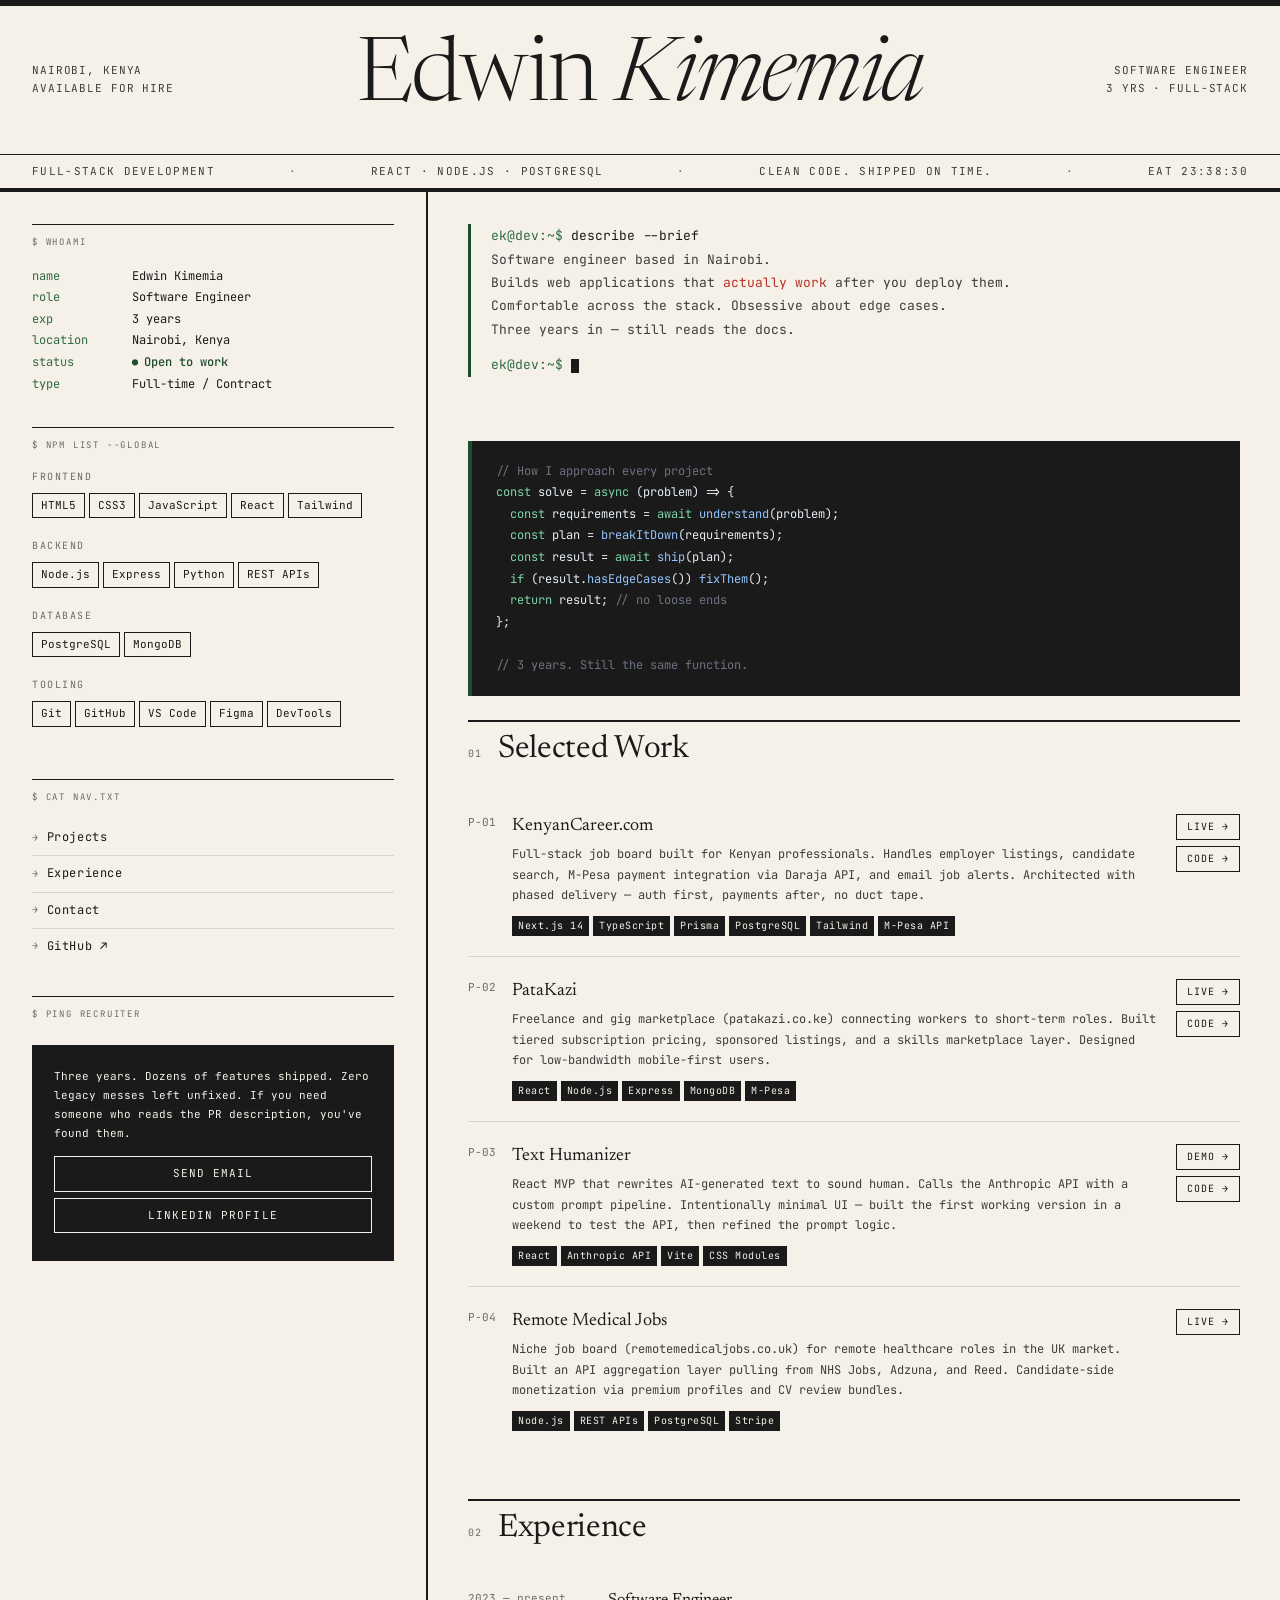
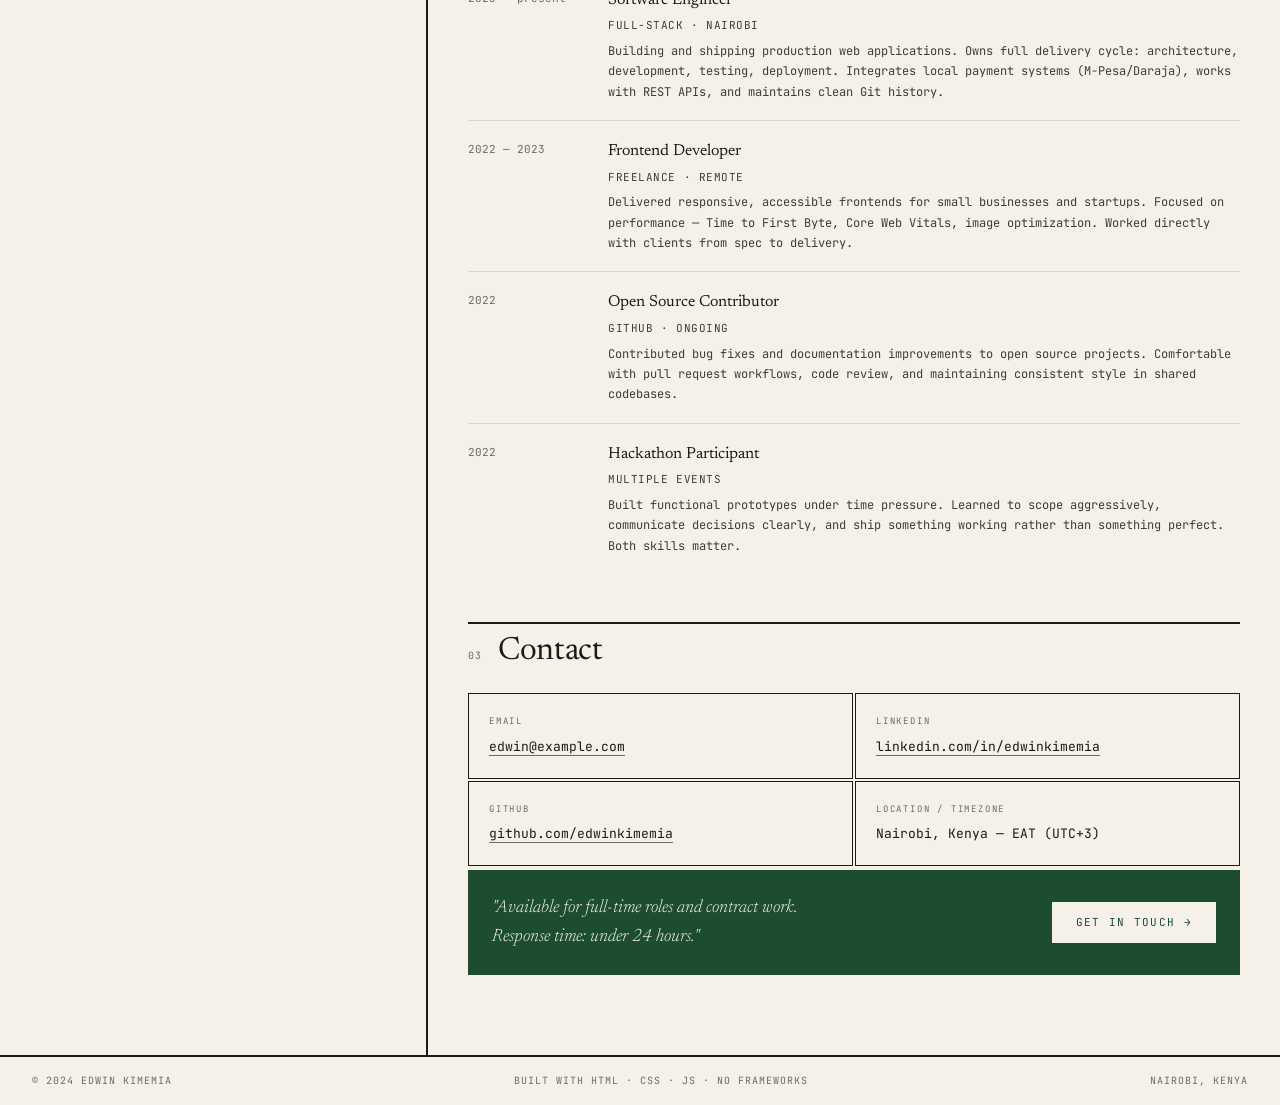
<file: index.html>
<!DOCTYPE html>
<html lang="en">
<head>
  <meta charset="UTF-8">
  <meta name="viewport" content="width=device-width, initial-scale=1.0">
  <title>Edwin Kimemia — Software Engineer</title>
  <link rel="preconnect" href="https://fonts.googleapis.com">
  <link href="https://fonts.googleapis.com/css2?family=JetBrains+Mono:wght@300;400;500;700&family=Newsreader:ital,wght@0,300;0,400;0,600;1,300;1,400&display=swap" rel="stylesheet">
  <style>
    :root {
      --bg: #F5F0E8;
      --ink: #1A1A1A;
      --ink-soft: #3D3D3D;
      --ink-muted: #6B6B6B;
      --green: #1B4D2E;
      --green-dim: #2F6B42;
      --red: #B73225;
      --rule: #1A1A1A;
      --mono: 'JetBrains Mono', 'Courier New', monospace;
      --serif: 'Newsreader', Georgia, serif;
    }

    *, *::before, *::after { box-sizing: border-box; margin: 0; padding: 0; }

    html { scroll-behavior: smooth; }

    body {
      background: var(--bg);
      color: var(--ink);
      font-family: var(--mono);
      font-size: 14px;
      line-height: 1.6;
      overflow-x: hidden;
    }

    /* ─── MASTHEAD ─────────────────────────────── */
    .masthead {
      border-bottom: 3px solid var(--ink);
      padding: 0;
      position: relative;
    }
    .masthead-rule {
      height: 6px;
      background: var(--ink);
    }
    .masthead-inner {
      display: grid;
      grid-template-columns: 1fr auto 1fr;
      align-items: center;
      padding: 12px 32px;
      border-bottom: 1px solid var(--ink);
      gap: 16px;
    }
    .masthead-left {
      font-size: 11px;
      letter-spacing: 0.08em;
      color: var(--ink-soft);
      text-transform: uppercase;
    }
    .masthead-title {
      font-family: var(--serif);
      font-size: clamp(42px, 7vw, 88px);
      font-weight: 300;
      letter-spacing: -0.02em;
      line-height: 0.95;
      text-align: center;
      padding: 20px 0;
    }
    .masthead-title span {
      font-style: italic;
      font-weight: 300;
    }
    .masthead-right {
      font-size: 11px;
      letter-spacing: 0.08em;
      color: var(--ink-soft);
      text-transform: uppercase;
      text-align: right;
    }
    .masthead-sub {
      display: flex;
      justify-content: space-between;
      align-items: center;
      padding: 8px 32px;
      font-size: 11px;
      letter-spacing: 0.12em;
      text-transform: uppercase;
      border-bottom: 1px solid var(--ink);
      gap: 8px;
      flex-wrap: wrap;
    }
    .masthead-sub-item {
      color: var(--ink-soft);
    }
    .masthead-sub-sep {
      color: var(--ink-muted);
    }

    /* ─── MAIN GRID ─────────────────────────────── */
    .page-grid {
      display: grid;
      grid-template-columns: 1fr 2px 2fr;
      min-height: 100vh;
    }
    .col-divider {
      background: var(--ink);
      width: 2px;
    }

    /* ─── LEFT COLUMN ──────────────────────────── */
    .col-left {
      border-right: none;
      padding: 32px;
      display: flex;
      flex-direction: column;
      gap: 0;
    }
    .section-label {
      font-size: 9px;
      letter-spacing: 0.2em;
      text-transform: uppercase;
      color: var(--ink-muted);
      border-top: 1px solid var(--ink);
      padding-top: 10px;
      margin-bottom: 16px;
      margin-top: 32px;
    }
    .section-label:first-child { margin-top: 0; }

    /* Status block */
    .status-block {
      font-size: 12px;
      line-height: 1.8;
    }
    .status-line {
      display: flex;
      gap: 10px;
    }
    .status-key {
      color: var(--green-dim);
      min-width: 90px;
      flex-shrink: 0;
    }
    .status-val { color: var(--ink); }
    .status-val.available {
      color: var(--green);
      font-weight: 500;
    }
    .status-val.available::before {
      content: '● ';
      font-size: 10px;
    }

    /* Skills */
    .skill-group { margin-bottom: 20px; }
    .skill-group-name {
      font-size: 10px;
      letter-spacing: 0.15em;
      text-transform: uppercase;
      color: var(--ink-muted);
      margin-bottom: 8px;
    }
    .skill-tags {
      display: flex;
      flex-wrap: wrap;
      gap: 4px;
    }
    .skill-tag {
      font-size: 11px;
      padding: 3px 8px;
      border: 1px solid var(--ink);
      background: transparent;
      color: var(--ink);
      cursor: default;
      transition: background 0.1s, color 0.1s;
    }
    .skill-tag:hover {
      background: var(--ink);
      color: var(--bg);
    }

    /* Availability */
    .cta-block {
      margin-top: 8px;
      padding: 20px;
      border: 2px solid var(--ink);
      background: var(--ink);
      color: var(--bg);
    }
    .cta-block p {
      font-size: 11px;
      line-height: 1.7;
      margin-bottom: 14px;
    }
    .cta-link {
      display: block;
      font-size: 11px;
      letter-spacing: 0.1em;
      text-transform: uppercase;
      color: var(--bg);
      text-decoration: none;
      border: 1px solid var(--bg);
      padding: 8px 14px;
      text-align: center;
      transition: background 0.15s, color 0.15s;
      margin-bottom: 6px;
    }
    .cta-link:hover {
      background: var(--bg);
      color: var(--ink);
    }

    /* Nav */
    .left-nav {
      list-style: none;
      font-size: 12px;
    }
    .left-nav li {
      border-bottom: 1px solid #D8D4CA;
      padding: 8px 0;
    }
    .left-nav li:last-child { border-bottom: none; }
    .left-nav a {
      color: var(--ink);
      text-decoration: none;
      letter-spacing: 0.05em;
      display: flex;
      align-items: center;
      gap: 8px;
    }
    .left-nav a::before {
      content: '→';
      color: var(--ink-muted);
      font-size: 10px;
    }
    .left-nav a:hover { color: var(--green); }

    /* ─── RIGHT COLUMN ─────────────────────────── */
    .col-right {
      padding: 32px 40px;
      display: flex;
      flex-direction: column;
      gap: 0;
    }

    /* Terminal intro */
    .terminal-intro {
      font-size: 13px;
      line-height: 1.8;
      margin-bottom: 40px;
      border-left: 3px solid var(--green);
      padding-left: 20px;
    }
    .t-prompt { color: var(--green-dim); }
    .t-cmd { color: var(--ink); }
    .t-output { color: var(--ink-soft); }
    .t-output em {
      font-style: normal;
      color: var(--red);
    }
    .t-cursor {
      display: inline-block;
      width: 8px;
      height: 14px;
      background: var(--ink);
      vertical-align: text-bottom;
      animation: blink 1.1s step-end infinite;
    }
    @keyframes blink { 0%,100%{opacity:1} 50%{opacity:0} }

    /* Section dividers */
    .right-section { margin-bottom: 48px; }
    .right-section-header {
      display: flex;
      align-items: baseline;
      gap: 16px;
      border-top: 2px solid var(--ink);
      padding-top: 10px;
      margin-bottom: 24px;
    }
    .right-section-num {
      font-size: 10px;
      color: var(--ink-muted);
      letter-spacing: 0.1em;
    }
    .right-section-title {
      font-family: var(--serif);
      font-size: clamp(22px, 3vw, 32px);
      font-weight: 400;
      letter-spacing: -0.01em;
      line-height: 1.1;
    }

    /* Projects */
    .project-list { display: flex; flex-direction: column; gap: 0; }
    .project-item {
      border-bottom: 1px solid #D8D4CA;
      padding: 20px 0;
      display: grid;
      grid-template-columns: auto 1fr auto;
      gap: 16px;
      align-items: start;
    }
    .project-item:last-child { border-bottom: none; }
    .project-num {
      font-size: 11px;
      color: var(--ink-muted);
      padding-top: 2px;
      min-width: 24px;
    }
    .project-body {}
    .project-name {
      font-family: var(--serif);
      font-size: 18px;
      font-weight: 400;
      margin-bottom: 4px;
      color: var(--ink);
    }
    .project-desc {
      font-size: 12px;
      color: var(--ink-soft);
      line-height: 1.7;
      margin-bottom: 10px;
    }
    .project-stack {
      display: flex;
      flex-wrap: wrap;
      gap: 4px;
    }
    .stack-tag {
      font-size: 10px;
      padding: 2px 6px;
      background: var(--ink);
      color: var(--bg);
      letter-spacing: 0.05em;
    }
    .project-links {
      display: flex;
      flex-direction: column;
      gap: 6px;
      align-items: flex-end;
      padding-top: 2px;
    }
    .project-link {
      font-size: 10px;
      letter-spacing: 0.1em;
      text-transform: uppercase;
      color: var(--ink);
      text-decoration: none;
      border: 1px solid var(--ink);
      padding: 4px 10px;
      white-space: nowrap;
      transition: background 0.1s, color 0.1s;
    }
    .project-link:hover {
      background: var(--ink);
      color: var(--bg);
    }

    /* Code snippet */
    .code-snippet {
      background: #1A1A1A;
      color: #E6EDF3;
      padding: 20px 24px;
      font-size: 12px;
      line-height: 1.8;
      margin: 24px 0;
      overflow-x: auto;
      border-left: 4px solid var(--green);
    }
    .code-snippet .c-comment { color: #6B7280; }
    .code-snippet .c-kw { color: #7DD3A8; }
    .code-snippet .c-fn { color: #93C5FD; }
    .code-snippet .c-str { color: #FCD34D; }
    .code-snippet .c-var { color: #E6EDF3; }
    .code-snippet .c-num { color: #FB923C; }

    /* Experience */
    .exp-list { display: flex; flex-direction: column; gap: 0; }
    .exp-item {
      display: grid;
      grid-template-columns: 120px 1fr;
      gap: 20px;
      padding: 18px 0;
      border-bottom: 1px solid #D8D4CA;
      align-items: start;
    }
    .exp-item:last-child { border-bottom: none; }
    .exp-date {
      font-size: 11px;
      color: var(--ink-muted);
      padding-top: 2px;
    }
    .exp-role {
      font-family: var(--serif);
      font-size: 16px;
      font-weight: 400;
      margin-bottom: 4px;
    }
    .exp-where {
      font-size: 11px;
      color: var(--ink-soft);
      letter-spacing: 0.05em;
      text-transform: uppercase;
      margin-bottom: 6px;
    }
    .exp-detail {
      font-size: 12px;
      color: var(--ink-soft);
      line-height: 1.7;
    }

    /* Contact */
    .contact-grid {
      display: grid;
      grid-template-columns: 1fr 1fr;
      gap: 2px;
    }
    .contact-cell {
      border: 1px solid var(--ink);
      padding: 20px;
    }
    .contact-cell-label {
      font-size: 9px;
      letter-spacing: 0.2em;
      text-transform: uppercase;
      color: var(--ink-muted);
      margin-bottom: 8px;
    }
    .contact-cell-val {
      font-size: 13px;
      color: var(--ink);
    }
    .contact-cell-val a {
      color: var(--ink);
      text-decoration: none;
      border-bottom: 1px solid var(--ink-muted);
    }
    .contact-cell-val a:hover { color: var(--green); border-color: var(--green); }

    .contact-cta {
      margin-top: 2px;
      grid-column: 1 / -1;
      background: var(--green);
      color: var(--bg);
      padding: 24px;
      display: flex;
      justify-content: space-between;
      align-items: center;
      gap: 16px;
      flex-wrap: wrap;
    }
    .contact-cta-text {
      font-family: var(--serif);
      font-size: 18px;
      font-style: italic;
      font-weight: 300;
    }
    .contact-cta-btn {
      font-size: 11px;
      letter-spacing: 0.12em;
      text-transform: uppercase;
      background: var(--bg);
      color: var(--green);
      border: none;
      padding: 12px 24px;
      cursor: pointer;
      font-family: var(--mono);
      text-decoration: none;
      display: inline-block;
      transition: background 0.1s, color 0.1s;
    }
    .contact-cta-btn:hover {
      background: var(--ink);
      color: var(--bg);
    }

    /* Footer */
    .site-footer {
      border-top: 2px solid var(--ink);
      padding: 16px 32px;
      display: flex;
      justify-content: space-between;
      align-items: center;
      font-size: 10px;
      letter-spacing: 0.1em;
      text-transform: uppercase;
      color: var(--ink-muted);
      flex-wrap: wrap;
      gap: 8px;
    }

    /* ─── RESPONSIVE ───────────────────────────── */
    @media (max-width: 900px) {
      .masthead-inner {
        grid-template-columns: 1fr;
        text-align: center;
        padding: 16px;
      }
      .masthead-left, .masthead-right { display: none; }
      .masthead-sub {
        padding: 8px 16px;
        font-size: 10px;
        gap: 4px;
      }
      .page-grid {
        grid-template-columns: 1fr;
      }
      .col-divider { display: none; }
      .col-left {
        padding: 24px 16px;
        border-bottom: 2px solid var(--ink);
      }
      .col-right { padding: 24px 16px; }
      .project-item {
        grid-template-columns: 1fr;
      }
      .project-links { flex-direction: row; align-items: flex-start; }
      .exp-item { grid-template-columns: 1fr; gap: 4px; }
      .contact-grid { grid-template-columns: 1fr; }
    }

    @media (max-width: 480px) {
      .masthead-title { font-size: 36px; }
      .code-snippet { font-size: 11px; }
    }

    /* ─── SMOOTH SCROLL OFFSET ─────────────────── */
    [id] { scroll-margin-top: 20px; }
  </style>
</head>
<body>

  <!-- MASTHEAD -->
  <header class="masthead" role="banner">
    <div class="masthead-rule"></div>
    <div class="masthead-inner">
      <div class="masthead-left">
        Nairobi, Kenya<br>
        Available for hire
      </div>
      <h1 class="masthead-title">
        Edwin <span>Kimemia</span>
      </h1>
      <div class="masthead-right">
        Software Engineer<br>
        3 yrs · Full-Stack
      </div>
    </div>
    <div class="masthead-sub">
      <span class="masthead-sub-item">Full-Stack Development</span>
      <span class="masthead-sub-sep">·</span>
      <span class="masthead-sub-item">React · Node.js · PostgreSQL</span>
      <span class="masthead-sub-sep">·</span>
      <span class="masthead-sub-item">Clean code. Shipped on time.</span>
      <span class="masthead-sub-sep">·</span>
      <span class="masthead-sub-item" id="live-time"></span>
    </div>
  </header>

  <!-- BODY GRID -->
  <div class="page-grid">

    <!-- LEFT SIDEBAR -->
    <aside class="col-left" aria-label="Profile sidebar">

      <p class="section-label">$ whoami</p>
      <div class="status-block">
        <div class="status-line"><span class="status-key">name</span><span class="status-val">Edwin Kimemia</span></div>
        <div class="status-line"><span class="status-key">role</span><span class="status-val">Software Engineer</span></div>
        <div class="status-line"><span class="status-key">exp</span><span class="status-val">3 years</span></div>
        <div class="status-line"><span class="status-key">location</span><span class="status-val">Nairobi, Kenya</span></div>
        <div class="status-line"><span class="status-key">status</span><span class="status-val available">Open to work</span></div>
        <div class="status-line"><span class="status-key">type</span><span class="status-val">Full-time / Contract</span></div>
      </div>

      <p class="section-label">$ npm list --global</p>
      <div class="skill-group">
        <p class="skill-group-name">Frontend</p>
        <div class="skill-tags">
          <span class="skill-tag">HTML5</span>
          <span class="skill-tag">CSS3</span>
          <span class="skill-tag">JavaScript</span>
          <span class="skill-tag">React</span>
          <span class="skill-tag">Tailwind</span>
        </div>
      </div>
      <div class="skill-group">
        <p class="skill-group-name">Backend</p>
        <div class="skill-tags">
          <span class="skill-tag">Node.js</span>
          <span class="skill-tag">Express</span>
          <span class="skill-tag">Python</span>
          <span class="skill-tag">REST APIs</span>
        </div>
      </div>
      <div class="skill-group">
        <p class="skill-group-name">Database</p>
        <div class="skill-tags">
          <span class="skill-tag">PostgreSQL</span>
          <span class="skill-tag">MongoDB</span>
        </div>
      </div>
      <div class="skill-group">
        <p class="skill-group-name">Tooling</p>
        <div class="skill-tags">
          <span class="skill-tag">Git</span>
          <span class="skill-tag">GitHub</span>
          <span class="skill-tag">VS Code</span>
          <span class="skill-tag">Figma</span>
          <span class="skill-tag">DevTools</span>
        </div>
      </div>

      <p class="section-label">$ cat nav.txt</p>
      <nav aria-label="Page navigation">
        <ul class="left-nav">
          <li><a href="#work">Projects</a></li>
          <li><a href="#experience">Experience</a></li>
          <li><a href="#contact">Contact</a></li>
          <li><a href="https://github.com" target="_blank" rel="noopener">GitHub ↗</a></li>
        </ul>
      </nav>

      <p class="section-label">$ ping recruiter</p>
      <div class="cta-block">
        <p>Three years. Dozens of features shipped. Zero legacy messes left unfixed. If you need someone who reads the PR description, you've found them.</p>
        <a href="mailto:edwin@example.com" class="cta-link">Send email</a>
        <a href="https://linkedin.com" class="cta-link" target="_blank" rel="noopener">LinkedIn profile</a>
      </div>

    </aside>

    <div class="col-divider" aria-hidden="true"></div>

    <!-- MAIN CONTENT -->
    <main class="col-right">

      <!-- Terminal intro -->
      <div class="terminal-intro" aria-label="Introduction">
        <div><span class="t-prompt">ek@dev:~$</span> <span class="t-cmd">describe --brief</span></div>
        <div class="t-output">
          Software engineer based in Nairobi.<br>
          Builds web applications that <em>actually work</em> after you deploy them.<br>
          Comfortable across the stack. Obsessive about edge cases.<br>
          Three years in — still reads the docs.
        </div>
        <div style="margin-top:12px">
          <span class="t-prompt">ek@dev:~$</span>
          <span class="t-cursor" aria-hidden="true"></span>
        </div>
      </div>

      <!-- Code snippet -->
      <div class="code-snippet" aria-label="Code sample">
        <span class="c-comment">// How I approach every project</span><br>
        <span class="c-kw">const</span> <span class="c-var">solve</span> = <span class="c-kw">async</span> (<span class="c-var">problem</span>) =&gt; {<br>
        &nbsp;&nbsp;<span class="c-kw">const</span> <span class="c-var">requirements</span> = <span class="c-kw">await</span> <span class="c-fn">understand</span>(<span class="c-var">problem</span>);<br>
        &nbsp;&nbsp;<span class="c-kw">const</span> <span class="c-var">plan</span> = <span class="c-fn">breakItDown</span>(<span class="c-var">requirements</span>);<br>
        &nbsp;&nbsp;<span class="c-kw">const</span> <span class="c-var">result</span> = <span class="c-kw">await</span> <span class="c-fn">ship</span>(<span class="c-var">plan</span>);<br>
        &nbsp;&nbsp;<span class="c-kw">if</span> (<span class="c-var">result</span>.<span class="c-fn">hasEdgeCases</span>()) <span class="c-fn">fixThem</span>();<br>
        &nbsp;&nbsp;<span class="c-kw">return</span> <span class="c-var">result</span>; <span class="c-comment">// no loose ends</span><br>
        };<br>
        <br>
        <span class="c-comment">// 3 years. Still the same function.</span>
      </div>

      <!-- PROJECTS -->
      <section class="right-section" id="work" aria-labelledby="projects-heading">
        <div class="right-section-header">
          <span class="right-section-num">01</span>
          <h2 class="right-section-title" id="projects-heading">Selected Work</h2>
        </div>
        <div class="project-list">

          <article class="project-item">
            <span class="project-num">P-01</span>
            <div class="project-body">
              <h3 class="project-name">KenyanCareer.com</h3>
              <p class="project-desc">
                Full-stack job board built for Kenyan professionals. Handles employer listings, candidate search, M-Pesa payment integration via Daraja API, and email job alerts. Architected with phased delivery — auth first, payments after, no duct tape.
              </p>
              <div class="project-stack">
                <span class="stack-tag">Next.js 14</span>
                <span class="stack-tag">TypeScript</span>
                <span class="stack-tag">Prisma</span>
                <span class="stack-tag">PostgreSQL</span>
                <span class="stack-tag">Tailwind</span>
                <span class="stack-tag">M-Pesa API</span>
              </div>
            </div>
            <div class="project-links">
              <a href="#" class="project-link">Live →</a>
              <a href="#" class="project-link">Code →</a>
            </div>
          </article>

          <article class="project-item">
            <span class="project-num">P-02</span>
            <div class="project-body">
              <h3 class="project-name">PataKazi</h3>
              <p class="project-desc">
                Freelance and gig marketplace (patakazi.co.ke) connecting workers to short-term roles. Built tiered subscription pricing, sponsored listings, and a skills marketplace layer. Designed for low-bandwidth mobile-first users.
              </p>
              <div class="project-stack">
                <span class="stack-tag">React</span>
                <span class="stack-tag">Node.js</span>
                <span class="stack-tag">Express</span>
                <span class="stack-tag">MongoDB</span>
                <span class="stack-tag">M-Pesa</span>
              </div>
            </div>
            <div class="project-links">
              <a href="#" class="project-link">Live →</a>
              <a href="#" class="project-link">Code →</a>
            </div>
          </article>

          <article class="project-item">
            <span class="project-num">P-03</span>
            <div class="project-body">
              <h3 class="project-name">Text Humanizer</h3>
              <p class="project-desc">
                React MVP that rewrites AI-generated text to sound human. Calls the Anthropic API with a custom prompt pipeline. Intentionally minimal UI — built the first working version in a weekend to test the API, then refined the prompt logic.
              </p>
              <div class="project-stack">
                <span class="stack-tag">React</span>
                <span class="stack-tag">Anthropic API</span>
                <span class="stack-tag">Vite</span>
                <span class="stack-tag">CSS Modules</span>
              </div>
            </div>
            <div class="project-links">
              <a href="#" class="project-link">Demo →</a>
              <a href="#" class="project-link">Code →</a>
            </div>
          </article>

          <article class="project-item">
            <span class="project-num">P-04</span>
            <div class="project-body">
              <h3 class="project-name">Remote Medical Jobs</h3>
              <p class="project-desc">
                Niche job board (remotemedicaljobs.co.uk) for remote healthcare roles in the UK market. Built an API aggregation layer pulling from NHS Jobs, Adzuna, and Reed. Candidate-side monetization via premium profiles and CV review bundles.
              </p>
              <div class="project-stack">
                <span class="stack-tag">Node.js</span>
                <span class="stack-tag">REST APIs</span>
                <span class="stack-tag">PostgreSQL</span>
                <span class="stack-tag">Stripe</span>
              </div>
            </div>
            <div class="project-links">
              <a href="#" class="project-link">Live →</a>
            </div>
          </article>

        </div>
      </section>

      <!-- EXPERIENCE -->
      <section class="right-section" id="experience" aria-labelledby="exp-heading">
        <div class="right-section-header">
          <span class="right-section-num">02</span>
          <h2 class="right-section-title" id="exp-heading">Experience</h2>
        </div>
        <div class="exp-list">

          <div class="exp-item">
            <div class="exp-date">2023 — present</div>
            <div>
              <div class="exp-role">Software Engineer</div>
              <div class="exp-where">Full-Stack · Nairobi</div>
              <div class="exp-detail">
                Building and shipping production web applications. Owns full delivery cycle: architecture, development, testing, deployment. Integrates local payment systems (M-Pesa/Daraja), works with REST APIs, and maintains clean Git history.
              </div>
            </div>
          </div>

          <div class="exp-item">
            <div class="exp-date">2022 — 2023</div>
            <div>
              <div class="exp-role">Frontend Developer</div>
              <div class="exp-where">Freelance · Remote</div>
              <div class="exp-detail">
                Delivered responsive, accessible frontends for small businesses and startups. Focused on performance — Time to First Byte, Core Web Vitals, image optimization. Worked directly with clients from spec to delivery.
              </div>
            </div>
          </div>

          <div class="exp-item">
            <div class="exp-date">2022</div>
            <div>
              <div class="exp-role">Open Source Contributor</div>
              <div class="exp-where">GitHub · Ongoing</div>
              <div class="exp-detail">
                Contributed bug fixes and documentation improvements to open source projects. Comfortable with pull request workflows, code review, and maintaining consistent style in shared codebases.
              </div>
            </div>
          </div>

          <div class="exp-item">
            <div class="exp-date">2022</div>
            <div>
              <div class="exp-role">Hackathon Participant</div>
              <div class="exp-where">Multiple events</div>
              <div class="exp-detail">
                Built functional prototypes under time pressure. Learned to scope aggressively, communicate decisions clearly, and ship something working rather than something perfect. Both skills matter.
              </div>
            </div>
          </div>

        </div>
      </section>

      <!-- CONTACT -->
      <section class="right-section" id="contact" aria-labelledby="contact-heading">
        <div class="right-section-header">
          <span class="right-section-num">03</span>
          <h2 class="right-section-title" id="contact-heading">Contact</h2>
        </div>
        <div class="contact-grid">
          <div class="contact-cell">
            <div class="contact-cell-label">Email</div>
            <div class="contact-cell-val"><a href="mailto:edwin@example.com">edwin@example.com</a></div>
          </div>
          <div class="contact-cell">
            <div class="contact-cell-label">LinkedIn</div>
            <div class="contact-cell-val"><a href="https://linkedin.com/in/edwinkimemia" target="_blank" rel="noopener">linkedin.com/in/edwinkimemia</a></div>
          </div>
          <div class="contact-cell">
            <div class="contact-cell-label">GitHub</div>
            <div class="contact-cell-val"><a href="https://github.com/edwinkimemia" target="_blank" rel="noopener">github.com/edwinkimemia</a></div>
          </div>
          <div class="contact-cell">
            <div class="contact-cell-label">Location / Timezone</div>
            <div class="contact-cell-val">Nairobi, Kenya — EAT (UTC+3)</div>
          </div>
          <div class="contact-cta">
            <span class="contact-cta-text">
              "Available for full-time roles and contract work.<br>Response time: under 24 hours."
            </span>
            <a href="mailto:edwin@example.com" class="contact-cta-btn">Get in touch →</a>
          </div>
        </div>
      </section>

    </main>
  </div>

  <!-- FOOTER -->
  <footer class="site-footer">
    <span>© 2024 Edwin Kimemia</span>
    <span>Built with HTML · CSS · JS · No frameworks</span>
    <span>Nairobi, Kenya</span>
  </footer>

  <script>
    // Live time in header
    function updateTime() {
      const el = document.getElementById('live-time');
      if (!el) return;
      const now = new Date();
      const opts = { hour: '2-digit', minute: '2-digit', second: '2-digit',
                     timeZone: 'Africa/Nairobi', hour12: false };
      el.textContent = 'EAT ' + now.toLocaleTimeString('en-KE', opts);
    }
    updateTime();
    setInterval(updateTime, 1000);

    // Typing effect on terminal intro
    document.addEventListener('DOMContentLoaded', () => {
      const lines = document.querySelectorAll('.terminal-intro .t-output');
      lines.forEach((line, i) => {
        line.style.opacity = '0';
        line.style.transform = 'translateY(4px)';
        line.style.transition = `opacity 0.4s ease ${0.3 + i * 0.15}s, transform 0.4s ease ${0.3 + i * 0.15}s`;
        setTimeout(() => {
          line.style.opacity = '1';
          line.style.transform = 'translateY(0)';
        }, 50);
      });

      // Subtle entrance for project items
      const items = document.querySelectorAll('.project-item, .exp-item');
      const observer = new IntersectionObserver((entries) => {
        entries.forEach(e => {
          if (e.isIntersecting) {
            e.target.style.opacity = '1';
            e.target.style.transform = 'translateY(0)';
            observer.unobserve(e.target);
          }
        });
      }, { threshold: 0.1 });

      items.forEach(item => {
        item.style.opacity = '0';
        item.style.transform = 'translateY(8px)';
        item.style.transition = 'opacity 0.4s ease, transform 0.4s ease';
        observer.observe(item);
      });
    });
  </script>
</body>
</html>
</file>
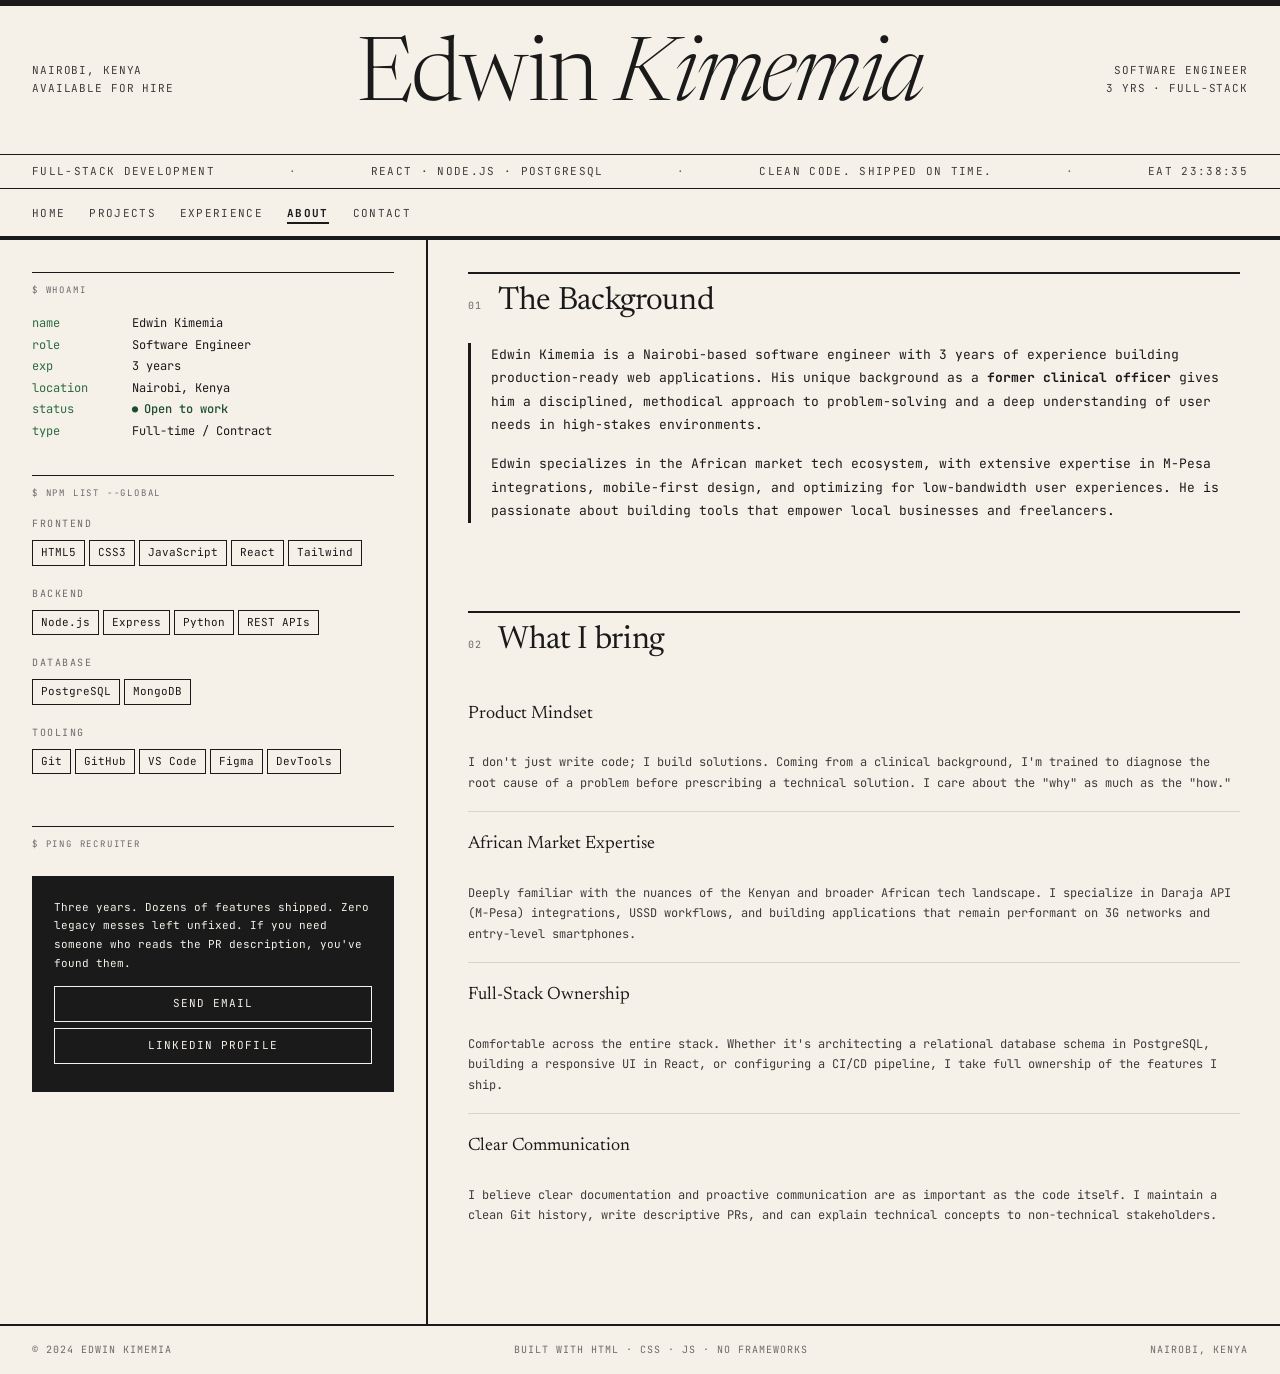
<file: about.html>
<!DOCTYPE html>
<html lang="en">
<head>
  <meta charset="UTF-8">
  <meta name="viewport" content="width=device-width, initial-scale=1.0">
  <title>About — Edwin Kimemia</title>
  <link rel="preconnect" href="https://fonts.googleapis.com">
  <link href="https://fonts.googleapis.com/css2?family=JetBrains+Mono:wght@300;400;500;700&family=Newsreader:ital,wght@0,300;0,400;0,600;1,300;1,400&display=swap" rel="stylesheet">
  <link rel="stylesheet" href="css/style.css">
</head>
<body>

  <!-- MASTHEAD -->
  <header class="masthead" role="banner">
    <div class="masthead-rule"></div>
    <div class="masthead-inner">
      <div class="masthead-left">
        Nairobi, Kenya<br>
        Available for hire
      </div>
      <h1 class="masthead-title">
        Edwin <span>Kimemia</span>
      </h1>
      <div class="masthead-right">
        Software Engineer<br>
        3 yrs · Full-Stack
      </div>
    </div>
    <div class="masthead-sub">
      <span class="masthead-sub-item">Full-Stack Development</span>
      <span class="masthead-sub-sep">·</span>
      <span class="masthead-sub-item">React · Node.js · PostgreSQL</span>
      <span class="masthead-sub-sep">·</span>
      <span class="masthead-sub-item">Clean code. Shipped on time.</span>
      <span class="masthead-sub-sep">·</span>
      <span class="masthead-sub-item" id="live-time"></span>
    </div>
    <nav class="masthead-nav" aria-label="Main navigation">
      <ul class="nav-list">
        <li><a href="index.html">Home</a></li>
        <li><a href="projects.html">Projects</a></li>
        <li><a href="experience.html">Experience</a></li>
        <li><a href="about.html" class="active">About</a></li>
        <li><a href="contact.html">Contact</a></li>
      </ul>
    </nav>
  </header>

  <!-- BODY GRID -->
  <div class="page-grid">

    <!-- LEFT SIDEBAR -->
    <aside class="col-left" aria-label="Profile sidebar">

      <p class="section-label">$ whoami</p>
      <div class="status-block">
        <div class="status-line"><span class="status-key">name</span><span class="status-val">Edwin Kimemia</span></div>
        <div class="status-line"><span class="status-key">role</span><span class="status-val">Software Engineer</span></div>
        <div class="status-line"><span class="status-key">exp</span><span class="status-val">3 years</span></div>
        <div class="status-line"><span class="status-key">location</span><span class="status-val">Nairobi, Kenya</span></div>
        <div class="status-line"><span class="status-key">status</span><span class="status-val available">Open to work</span></div>
        <div class="status-line"><span class="status-key">type</span><span class="status-val">Full-time / Contract</span></div>
      </div>

      <p class="section-label">$ npm list --global</p>
      <div class="skill-group">
        <p class="skill-group-name">Frontend</p>
        <div class="skill-tags">
          <span class="skill-tag">HTML5</span>
          <span class="skill-tag">CSS3</span>
          <span class="skill-tag">JavaScript</span>
          <span class="skill-tag">React</span>
          <span class="skill-tag">Tailwind</span>
        </div>
      </div>
      <div class="skill-group">
        <p class="skill-group-name">Backend</p>
        <div class="skill-tags">
          <span class="skill-tag">Node.js</span>
          <span class="skill-tag">Express</span>
          <span class="skill-tag">Python</span>
          <span class="skill-tag">REST APIs</span>
        </div>
      </div>
      <div class="skill-group">
        <p class="skill-group-name">Database</p>
        <div class="skill-tags">
          <span class="skill-tag">PostgreSQL</span>
          <span class="skill-tag">MongoDB</span>
        </div>
      </div>
      <div class="skill-group">
        <p class="skill-group-name">Tooling</p>
        <div class="skill-tags">
          <span class="skill-tag">Git</span>
          <span class="skill-tag">GitHub</span>
          <span class="skill-tag">VS Code</span>
          <span class="skill-tag">Figma</span>
          <span class="skill-tag">DevTools</span>
        </div>
      </div>

      <p class="section-label">$ ping recruiter</p>
      <div class="cta-block">
        <p>Three years. Dozens of features shipped. Zero legacy messes left unfixed. If you need someone who reads the PR description, you've found them.</p>
        <a href="mailto:edwinkimemia05@gmail.com" class="cta-link">Send email</a>
        <a href="https://linkedin.com/in/edwinkimemia" class="cta-link" target="_blank" rel="noopener">LinkedIn profile</a>
      </div>

    </aside>

    <div class="col-divider" aria-hidden="true"></div>

    <!-- MAIN CONTENT -->
    <main class="col-right">

      <section class="right-section">
        <div class="right-section-header">
          <span class="right-section-num">01</span>
          <h2 class="right-section-title">The Background</h2>
        </div>
        <div class="terminal-intro" style="border-left: 3px solid var(--ink);">
          <p style="margin-bottom: 16px;">
            Edwin Kimemia is a Nairobi-based software engineer with 3 years of experience building production-ready web applications. His unique background as a <strong>former clinical officer</strong> gives him a disciplined, methodical approach to problem-solving and a deep understanding of user needs in high-stakes environments.
          </p>
          <p>
            Edwin specializes in the African market tech ecosystem, with extensive expertise in M-Pesa integrations, mobile-first design, and optimizing for low-bandwidth user experiences. He is passionate about building tools that empower local businesses and freelancers.
          </p>
        </div>
      </section>

      <section class="right-section">
        <div class="right-section-header">
          <span class="right-section-num">02</span>
          <h2 class="right-section-title">What I bring</h2>
        </div>
        <div class="exp-list">
          <div class="exp-item" style="grid-template-columns: 1fr;">
            <div class="exp-role" style="font-size: 18px;">Product Mindset</div>
            <div class="exp-detail">
              I don't just write code; I build solutions. Coming from a clinical background, I'm trained to diagnose the root cause of a problem before prescribing a technical solution. I care about the "why" as much as the "how."
            </div>
          </div>
          <div class="exp-item" style="grid-template-columns: 1fr;">
            <div class="exp-role" style="font-size: 18px;">African Market Expertise</div>
            <div class="exp-detail">
              Deeply familiar with the nuances of the Kenyan and broader African tech landscape. I specialize in Daraja API (M-Pesa) integrations, USSD workflows, and building applications that remain performant on 3G networks and entry-level smartphones.
            </div>
          </div>
          <div class="exp-item" style="grid-template-columns: 1fr;">
            <div class="exp-role" style="font-size: 18px;">Full-Stack Ownership</div>
            <div class="exp-detail">
              Comfortable across the entire stack. Whether it's architecting a relational database schema in PostgreSQL, building a responsive UI in React, or configuring a CI/CD pipeline, I take full ownership of the features I ship.
            </div>
          </div>
          <div class="exp-item" style="grid-template-columns: 1fr;">
            <div class="exp-role" style="font-size: 18px;">Clear Communication</div>
            <div class="exp-detail">
              I believe clear documentation and proactive communication are as important as the code itself. I maintain a clean Git history, write descriptive PRs, and can explain technical concepts to non-technical stakeholders.
            </div>
          </div>
        </div>
      </section>

    </main>
  </div>

  <!-- FOOTER -->
  <footer class="site-footer">
    <span>© 2024 Edwin Kimemia</span>
    <span>Built with HTML · CSS · JS · No frameworks</span>
    <span>Nairobi, Kenya</span>
  </footer>

  <script src="js/main.js" defer></script>
</body>
</html>
</file>
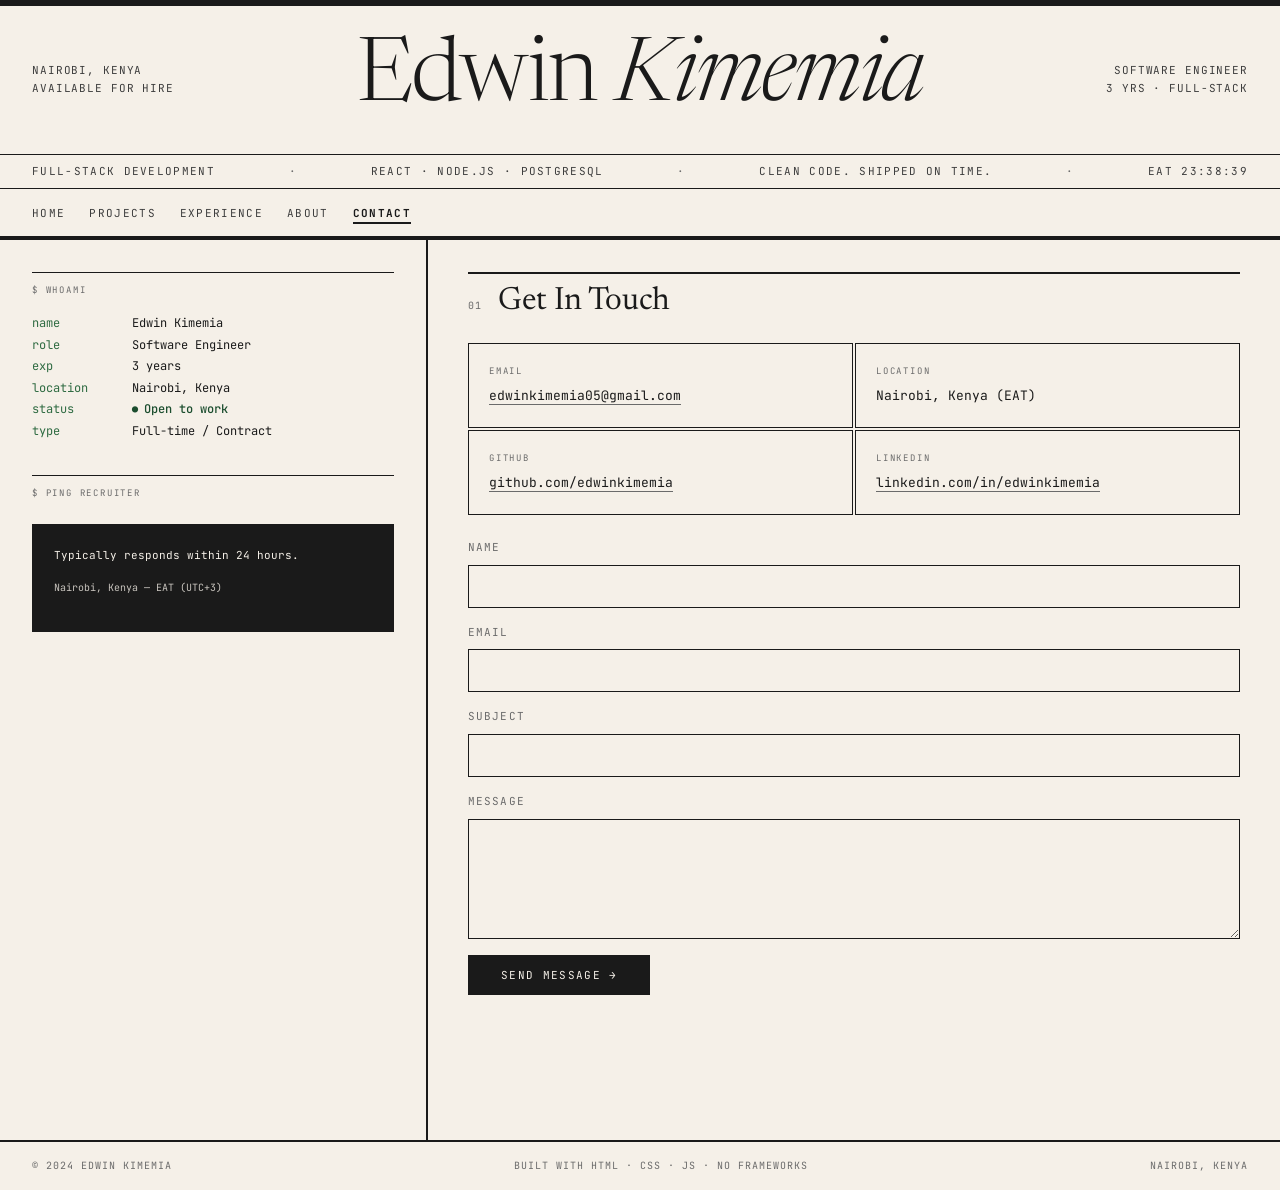
<file: contact.html>
<!DOCTYPE html>
<html lang="en">
<head>
  <meta charset="UTF-8">
  <meta name="viewport" content="width=device-width, initial-scale=1.0">
  <title>Contact — Edwin Kimemia</title>
  <link rel="preconnect" href="https://fonts.googleapis.com">
  <link href="https://fonts.googleapis.com/css2?family=JetBrains+Mono:wght@300;400;500;700&family=Newsreader:ital,wght@0,300;0,400;0,600;1,300;1,400&display=swap" rel="stylesheet">
  <link rel="stylesheet" href="css/style.css">
  <style>
    .contact-form {
      display: flex;
      flex-direction: column;
      gap: 16px;
      margin-top: 24px;
    }
    .form-group {
      display: flex;
      flex-direction: column;
      gap: 8px;
    }
    .form-group label {
      font-size: 11px;
      text-transform: uppercase;
      letter-spacing: 0.1em;
      color: var(--ink-muted);
    }
    .form-group input, .form-group textarea {
      background: transparent;
      border: 1px solid var(--ink);
      padding: 12px;
      font-family: var(--mono);
      font-size: 13px;
      color: var(--ink);
    }
    .form-group textarea {
      resize: vertical;
      min-height: 120px;
    }
    .submit-btn {
      align-self: flex-start;
      background: var(--ink);
      color: var(--bg);
      border: 1px solid var(--ink);
      padding: 12px 32px;
      font-family: var(--mono);
      font-size: 11px;
      text-transform: uppercase;
      letter-spacing: 0.12em;
      cursor: pointer;
      transition: background 0.1s, color 0.1s;
    }
    .submit-btn:hover {
      background: var(--bg);
      color: var(--ink);
    }
  </style>
</head>
<body>

  <!-- MASTHEAD -->
  <header class="masthead" role="banner">
    <div class="masthead-rule"></div>
    <div class="masthead-inner">
      <div class="masthead-left">
        Nairobi, Kenya<br>
        Available for hire
      </div>
      <h1 class="masthead-title">
        Edwin <span>Kimemia</span>
      </h1>
      <div class="masthead-right">
        Software Engineer<br>
        3 yrs · Full-Stack
      </div>
    </div>
    <div class="masthead-sub">
      <span class="masthead-sub-item">Full-Stack Development</span>
      <span class="masthead-sub-sep">·</span>
      <span class="masthead-sub-item">React · Node.js · PostgreSQL</span>
      <span class="masthead-sub-sep">·</span>
      <span class="masthead-sub-item">Clean code. Shipped on time.</span>
      <span class="masthead-sub-sep">·</span>
      <span class="masthead-sub-item" id="live-time"></span>
    </div>
    <nav class="masthead-nav" aria-label="Main navigation">
      <ul class="nav-list">
        <li><a href="index.html">Home</a></li>
        <li><a href="projects.html">Projects</a></li>
        <li><a href="experience.html">Experience</a></li>
        <li><a href="about.html">About</a></li>
        <li><a href="contact.html" class="active">Contact</a></li>
      </ul>
    </nav>
  </header>

  <!-- BODY GRID -->
  <div class="page-grid">

    <!-- LEFT SIDEBAR -->
    <aside class="col-left" aria-label="Profile sidebar">

      <p class="section-label">$ whoami</p>
      <div class="status-block">
        <div class="status-line"><span class="status-key">name</span><span class="status-val">Edwin Kimemia</span></div>
        <div class="status-line"><span class="status-key">role</span><span class="status-val">Software Engineer</span></div>
        <div class="status-line"><span class="status-key">exp</span><span class="status-val">3 years</span></div>
        <div class="status-line"><span class="status-key">location</span><span class="status-val">Nairobi, Kenya</span></div>
        <div class="status-line"><span class="status-key">status</span><span class="status-val available">Open to work</span></div>
        <div class="status-line"><span class="status-key">type</span><span class="status-val">Full-time / Contract</span></div>
      </div>

      <p class="section-label">$ ping recruiter</p>
      <div class="cta-block">
        <p>Typically responds within 24 hours.</p>
        <p style="font-size: 10px; opacity: 0.8;">Nairobi, Kenya — EAT (UTC+3)</p>
      </div>

    </aside>

    <div class="col-divider" aria-hidden="true"></div>

    <!-- MAIN CONTENT -->
    <main class="col-right">

      <section class="right-section">
        <div class="right-section-header">
          <span class="right-section-num">01</span>
          <h2 class="right-section-title">Get In Touch</h2>
        </div>

        <div class="contact-grid">
          <div class="contact-cell">
            <div class="contact-cell-label">Email</div>
            <div class="contact-cell-val"><a href="mailto:edwinkimemia05@gmail.com">edwinkimemia05@gmail.com</a></div>
          </div>
          <div class="contact-cell">
            <div class="contact-cell-label">Location</div>
            <div class="contact-cell-val">Nairobi, Kenya (EAT)</div>
          </div>
          <div class="contact-cell">
            <div class="contact-cell-label">GitHub</div>
            <div class="contact-cell-val"><a href="https://github.com/edwinkimemia" target="_blank" rel="noopener">github.com/edwinkimemia</a></div>
          </div>
          <div class="contact-cell">
            <div class="contact-cell-label">LinkedIn</div>
            <div class="contact-cell-val"><a href="https://linkedin.com/in/edwinkimemia" target="_blank" rel="noopener">linkedin.com/in/edwinkimemia</a></div>
          </div>
        </div>

        <form action="mailto:edwinkimemia05@gmail.com" method="POST" enctype="text/plain" class="contact-form">
          <div class="form-group">
            <label for="name">Name</label>
            <input type="text" id="name" name="name" required>
          </div>
          <div class="form-group">
            <label for="email">Email</label>
            <input type="email" id="email" name="email" required>
          </div>
          <div class="form-group">
            <label for="subject">Subject</label>
            <input type="text" id="subject" name="subject" required>
          </div>
          <div class="form-group">
            <label for="message">Message</label>
            <textarea id="message" name="message" required></textarea>
          </div>
          <button type="submit" class="submit-btn">Send Message →</button>
        </form>
      </section>

    </main>
  </div>

  <!-- FOOTER -->
  <footer class="site-footer">
    <span>© 2024 Edwin Kimemia</span>
    <span>Built with HTML · CSS · JS · No frameworks</span>
    <span>Nairobi, Kenya</span>
  </footer>

  <script src="js/main.js" defer></script>
</body>
</html>
</file>
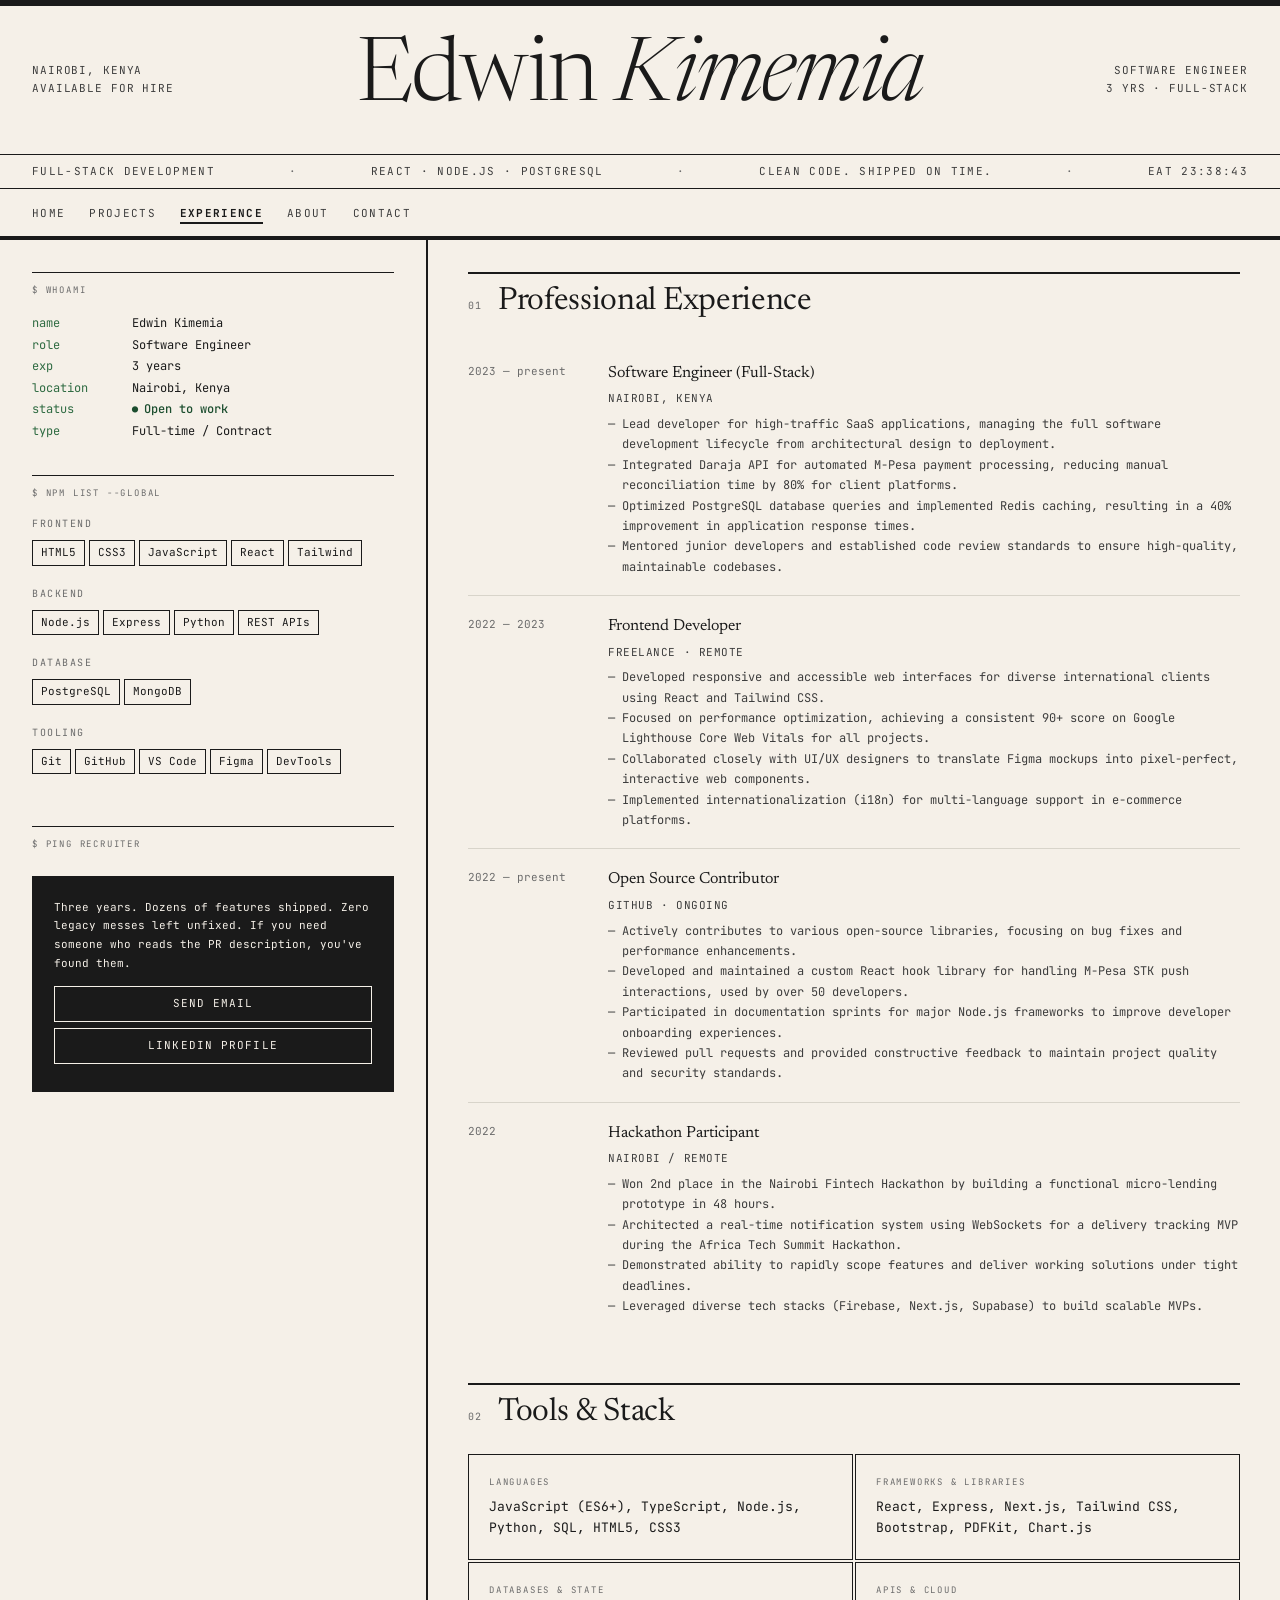
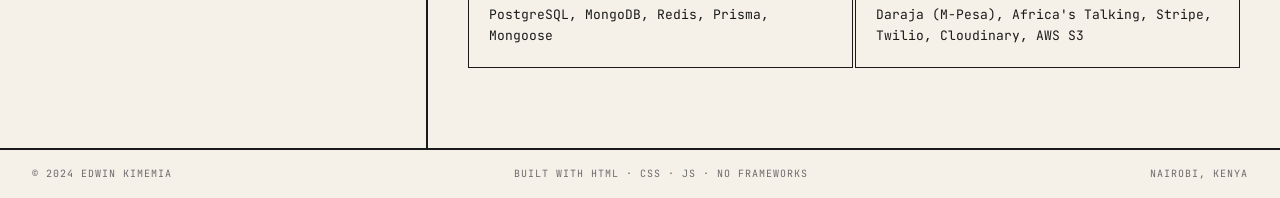
<file: experience.html>
<!DOCTYPE html>
<html lang="en">
<head>
  <meta charset="UTF-8">
  <meta name="viewport" content="width=device-width, initial-scale=1.0">
  <title>Experience — Edwin Kimemia</title>
  <link rel="preconnect" href="https://fonts.googleapis.com">
  <link href="https://fonts.googleapis.com/css2?family=JetBrains+Mono:wght@300;400;500;700&family=Newsreader:ital,wght@0,300;0,400;0,600;1,300;1,400&display=swap" rel="stylesheet">
  <link rel="stylesheet" href="css/style.css">
</head>
<body>

  <!-- MASTHEAD -->
  <header class="masthead" role="banner">
    <div class="masthead-rule"></div>
    <div class="masthead-inner">
      <div class="masthead-left">
        Nairobi, Kenya<br>
        Available for hire
      </div>
      <h1 class="masthead-title">
        Edwin <span>Kimemia</span>
      </h1>
      <div class="masthead-right">
        Software Engineer<br>
        3 yrs · Full-Stack
      </div>
    </div>
    <div class="masthead-sub">
      <span class="masthead-sub-item">Full-Stack Development</span>
      <span class="masthead-sub-sep">·</span>
      <span class="masthead-sub-item">React · Node.js · PostgreSQL</span>
      <span class="masthead-sub-sep">·</span>
      <span class="masthead-sub-item">Clean code. Shipped on time.</span>
      <span class="masthead-sub-sep">·</span>
      <span class="masthead-sub-item" id="live-time"></span>
    </div>
    <nav class="masthead-nav" aria-label="Main navigation">
      <ul class="nav-list">
        <li><a href="index.html">Home</a></li>
        <li><a href="projects.html">Projects</a></li>
        <li><a href="experience.html" class="active">Experience</a></li>
        <li><a href="about.html">About</a></li>
        <li><a href="contact.html">Contact</a></li>
      </ul>
    </nav>
  </header>

  <!-- BODY GRID -->
  <div class="page-grid">

    <!-- LEFT SIDEBAR -->
    <aside class="col-left" aria-label="Profile sidebar">

      <p class="section-label">$ whoami</p>
      <div class="status-block">
        <div class="status-line"><span class="status-key">name</span><span class="status-val">Edwin Kimemia</span></div>
        <div class="status-line"><span class="status-key">role</span><span class="status-val">Software Engineer</span></div>
        <div class="status-line"><span class="status-key">exp</span><span class="status-val">3 years</span></div>
        <div class="status-line"><span class="status-key">location</span><span class="status-val">Nairobi, Kenya</span></div>
        <div class="status-line"><span class="status-key">status</span><span class="status-val available">Open to work</span></div>
        <div class="status-line"><span class="status-key">type</span><span class="status-val">Full-time / Contract</span></div>
      </div>

      <p class="section-label">$ npm list --global</p>
      <div class="skill-group">
        <p class="skill-group-name">Frontend</p>
        <div class="skill-tags">
          <span class="skill-tag">HTML5</span>
          <span class="skill-tag">CSS3</span>
          <span class="skill-tag">JavaScript</span>
          <span class="skill-tag">React</span>
          <span class="skill-tag">Tailwind</span>
        </div>
      </div>
      <div class="skill-group">
        <p class="skill-group-name">Backend</p>
        <div class="skill-tags">
          <span class="skill-tag">Node.js</span>
          <span class="skill-tag">Express</span>
          <span class="skill-tag">Python</span>
          <span class="skill-tag">REST APIs</span>
        </div>
      </div>
      <div class="skill-group">
        <p class="skill-group-name">Database</p>
        <div class="skill-tags">
          <span class="skill-tag">PostgreSQL</span>
          <span class="skill-tag">MongoDB</span>
        </div>
      </div>
      <div class="skill-group">
        <p class="skill-group-name">Tooling</p>
        <div class="skill-tags">
          <span class="skill-tag">Git</span>
          <span class="skill-tag">GitHub</span>
          <span class="skill-tag">VS Code</span>
          <span class="skill-tag">Figma</span>
          <span class="skill-tag">DevTools</span>
        </div>
      </div>

      <p class="section-label">$ ping recruiter</p>
      <div class="cta-block">
        <p>Three years. Dozens of features shipped. Zero legacy messes left unfixed. If you need someone who reads the PR description, you've found them.</p>
        <a href="mailto:edwinkimemia05@gmail.com" class="cta-link">Send email</a>
        <a href="https://linkedin.com/in/edwinkimemia" class="cta-link" target="_blank" rel="noopener">LinkedIn profile</a>
      </div>

    </aside>

    <div class="col-divider" aria-hidden="true"></div>

    <!-- MAIN CONTENT -->
    <main class="col-right">

      <!-- EXPERIENCE -->
      <section class="right-section" id="experience" aria-labelledby="exp-heading">
        <div class="right-section-header">
          <span class="right-section-num">01</span>
          <h2 class="right-section-title" id="exp-heading">Professional Experience</h2>
        </div>
        <div class="exp-list">

          <div class="exp-item">
            <div class="exp-date">2023 — present</div>
            <div>
              <div class="exp-role">Software Engineer (Full-Stack)</div>
              <div class="exp-where">Nairobi, Kenya</div>
              <div class="exp-detail">
                <ul style="list-style-type: '— '; padding-left: 14px;">
                  <li>Lead developer for high-traffic SaaS applications, managing the full software development lifecycle from architectural design to deployment.</li>
                  <li>Integrated Daraja API for automated M-Pesa payment processing, reducing manual reconciliation time by 80% for client platforms.</li>
                  <li>Optimized PostgreSQL database queries and implemented Redis caching, resulting in a 40% improvement in application response times.</li>
                  <li>Mentored junior developers and established code review standards to ensure high-quality, maintainable codebases.</li>
                </ul>
              </div>
            </div>
          </div>

          <div class="exp-item">
            <div class="exp-date">2022 — 2023</div>
            <div>
              <div class="exp-role">Frontend Developer</div>
              <div class="exp-where">Freelance · Remote</div>
              <div class="exp-detail">
                <ul style="list-style-type: '— '; padding-left: 14px;">
                  <li>Developed responsive and accessible web interfaces for diverse international clients using React and Tailwind CSS.</li>
                  <li>Focused on performance optimization, achieving a consistent 90+ score on Google Lighthouse Core Web Vitals for all projects.</li>
                  <li>Collaborated closely with UI/UX designers to translate Figma mockups into pixel-perfect, interactive web components.</li>
                  <li>Implemented internationalization (i18n) for multi-language support in e-commerce platforms.</li>
                </ul>
              </div>
            </div>
          </div>

          <div class="exp-item">
            <div class="exp-date">2022 — present</div>
            <div>
              <div class="exp-role">Open Source Contributor</div>
              <div class="exp-where">GitHub · Ongoing</div>
              <div class="exp-detail">
                <ul style="list-style-type: '— '; padding-left: 14px;">
                  <li>Actively contributes to various open-source libraries, focusing on bug fixes and performance enhancements.</li>
                  <li>Developed and maintained a custom React hook library for handling M-Pesa STK push interactions, used by over 50 developers.</li>
                  <li>Participated in documentation sprints for major Node.js frameworks to improve developer onboarding experiences.</li>
                  <li>Reviewed pull requests and provided constructive feedback to maintain project quality and security standards.</li>
                </ul>
              </div>
            </div>
          </div>

          <div class="exp-item">
            <div class="exp-date">2022</div>
            <div>
              <div class="exp-role">Hackathon Participant</div>
              <div class="exp-where">Nairobi / Remote</div>
              <div class="exp-detail">
                <ul style="list-style-type: '— '; padding-left: 14px;">
                  <li>Won 2nd place in the Nairobi Fintech Hackathon by building a functional micro-lending prototype in 48 hours.</li>
                  <li>Architected a real-time notification system using WebSockets for a delivery tracking MVP during the Africa Tech Summit Hackathon.</li>
                  <li>Demonstrated ability to rapidly scope features and deliver working solutions under tight deadlines.</li>
                  <li>Leveraged diverse tech stacks (Firebase, Next.js, Supabase) to build scalable MVPs.</li>
                </ul>
              </div>
            </div>
          </div>

        </div>
      </section>

      <section class="right-section">
        <div class="right-section-header">
          <span class="right-section-num">02</span>
          <h2 class="right-section-title">Tools & Stack</h2>
        </div>
        <div class="contact-grid">
          <div class="contact-cell">
            <div class="contact-cell-label">Languages</div>
            <div class="contact-cell-val">JavaScript (ES6+), TypeScript, Node.js, Python, SQL, HTML5, CSS3</div>
          </div>
          <div class="contact-cell">
            <div class="contact-cell-label">Frameworks & Libraries</div>
            <div class="contact-cell-val">React, Express, Next.js, Tailwind CSS, Bootstrap, PDFKit, Chart.js</div>
          </div>
          <div class="contact-cell">
            <div class="contact-cell-label">Databases & State</div>
            <div class="contact-cell-val">PostgreSQL, MongoDB, Redis, Prisma, Mongoose</div>
          </div>
          <div class="contact-cell">
            <div class="contact-cell-label">APIs & Cloud</div>
            <div class="contact-cell-val">Daraja (M-Pesa), Africa's Talking, Stripe, Twilio, Cloudinary, AWS S3</div>
          </div>
        </div>
      </section>

    </main>
  </div>

  <!-- FOOTER -->
  <footer class="site-footer">
    <span>© 2024 Edwin Kimemia</span>
    <span>Built with HTML · CSS · JS · No frameworks</span>
    <span>Nairobi, Kenya</span>
  </footer>

  <script src="js/main.js" defer></script>
</body>
</html>
</file>
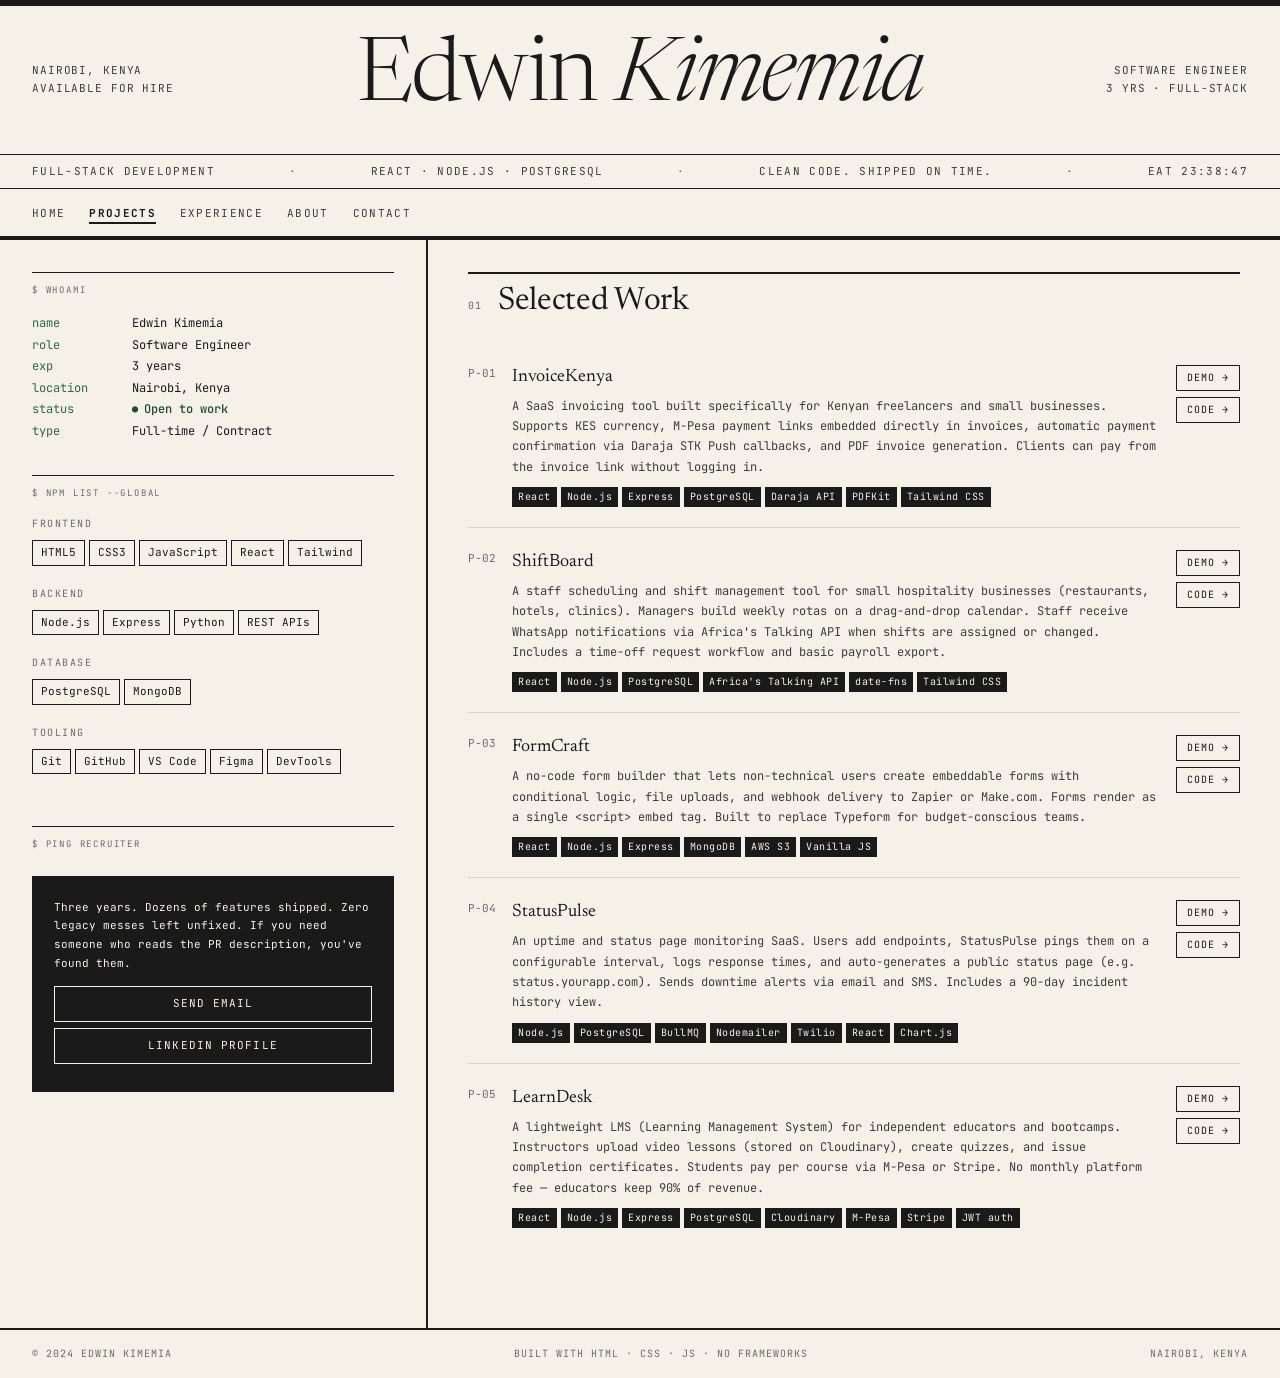
<file: projects.html>
<!DOCTYPE html>
<html lang="en">
<head>
  <meta charset="UTF-8">
  <meta name="viewport" content="width=device-width, initial-scale=1.0">
  <title>Projects — Edwin Kimemia</title>
  <link rel="preconnect" href="https://fonts.googleapis.com">
  <link href="https://fonts.googleapis.com/css2?family=JetBrains+Mono:wght@300;400;500;700&family=Newsreader:ital,wght@0,300;0,400;0,600;1,300;1,400&display=swap" rel="stylesheet">
  <link rel="stylesheet" href="css/style.css">
</head>
<body>

  <!-- MASTHEAD -->
  <header class="masthead" role="banner">
    <div class="masthead-rule"></div>
    <div class="masthead-inner">
      <div class="masthead-left">
        Nairobi, Kenya<br>
        Available for hire
      </div>
      <h1 class="masthead-title">
        Edwin <span>Kimemia</span>
      </h1>
      <div class="masthead-right">
        Software Engineer<br>
        3 yrs · Full-Stack
      </div>
    </div>
    <div class="masthead-sub">
      <span class="masthead-sub-item">Full-Stack Development</span>
      <span class="masthead-sub-sep">·</span>
      <span class="masthead-sub-item">React · Node.js · PostgreSQL</span>
      <span class="masthead-sub-sep">·</span>
      <span class="masthead-sub-item">Clean code. Shipped on time.</span>
      <span class="masthead-sub-sep">·</span>
      <span class="masthead-sub-item" id="live-time"></span>
    </div>
    <nav class="masthead-nav" aria-label="Main navigation">
      <ul class="nav-list">
        <li><a href="index.html">Home</a></li>
        <li><a href="projects.html" class="active">Projects</a></li>
        <li><a href="experience.html">Experience</a></li>
        <li><a href="about.html">About</a></li>
        <li><a href="contact.html">Contact</a></li>
      </ul>
    </nav>
  </header>

  <!-- BODY GRID -->
  <div class="page-grid">

    <!-- LEFT SIDEBAR -->
    <aside class="col-left" aria-label="Profile sidebar">

      <p class="section-label">$ whoami</p>
      <div class="status-block">
        <div class="status-line"><span class="status-key">name</span><span class="status-val">Edwin Kimemia</span></div>
        <div class="status-line"><span class="status-key">role</span><span class="status-val">Software Engineer</span></div>
        <div class="status-line"><span class="status-key">exp</span><span class="status-val">3 years</span></div>
        <div class="status-line"><span class="status-key">location</span><span class="status-val">Nairobi, Kenya</span></div>
        <div class="status-line"><span class="status-key">status</span><span class="status-val available">Open to work</span></div>
        <div class="status-line"><span class="status-key">type</span><span class="status-val">Full-time / Contract</span></div>
      </div>

      <p class="section-label">$ npm list --global</p>
      <div class="skill-group">
        <p class="skill-group-name">Frontend</p>
        <div class="skill-tags">
          <span class="skill-tag">HTML5</span>
          <span class="skill-tag">CSS3</span>
          <span class="skill-tag">JavaScript</span>
          <span class="skill-tag">React</span>
          <span class="skill-tag">Tailwind</span>
        </div>
      </div>
      <div class="skill-group">
        <p class="skill-group-name">Backend</p>
        <div class="skill-tags">
          <span class="skill-tag">Node.js</span>
          <span class="skill-tag">Express</span>
          <span class="skill-tag">Python</span>
          <span class="skill-tag">REST APIs</span>
        </div>
      </div>
      <div class="skill-group">
        <p class="skill-group-name">Database</p>
        <div class="skill-tags">
          <span class="skill-tag">PostgreSQL</span>
          <span class="skill-tag">MongoDB</span>
        </div>
      </div>
      <div class="skill-group">
        <p class="skill-group-name">Tooling</p>
        <div class="skill-tags">
          <span class="skill-tag">Git</span>
          <span class="skill-tag">GitHub</span>
          <span class="skill-tag">VS Code</span>
          <span class="skill-tag">Figma</span>
          <span class="skill-tag">DevTools</span>
        </div>
      </div>

      <p class="section-label">$ ping recruiter</p>
      <div class="cta-block">
        <p>Three years. Dozens of features shipped. Zero legacy messes left unfixed. If you need someone who reads the PR description, you've found them.</p>
        <a href="mailto:edwinkimemia05@gmail.com" class="cta-link">Send email</a>
        <a href="https://linkedin.com/in/edwinkimemia" class="cta-link" target="_blank" rel="noopener">LinkedIn profile</a>
      </div>

    </aside>

    <div class="col-divider" aria-hidden="true"></div>

    <!-- MAIN CONTENT -->
    <main class="col-right">

      <!-- PROJECTS -->
      <section class="right-section" id="work" aria-labelledby="projects-heading">
        <div class="right-section-header">
          <span class="right-section-num">01</span>
          <h2 class="right-section-title" id="projects-heading">Selected Work</h2>
        </div>
        <div class="project-list">

          <article class="project-item">
            <span class="project-num">P-01</span>
            <div class="project-body">
              <h3 class="project-name">InvoiceKenya</h3>
              <p class="project-desc">
                A SaaS invoicing tool built specifically for Kenyan freelancers and small businesses. Supports KES currency, M-Pesa payment links embedded directly in invoices, automatic payment confirmation via Daraja STK Push callbacks, and PDF invoice generation. Clients can pay from the invoice link without logging in.
              </p>
              <div class="project-stack">
                <span class="stack-tag">React</span>
                <span class="stack-tag">Node.js</span>
                <span class="stack-tag">Express</span>
                <span class="stack-tag">PostgreSQL</span>
                <span class="stack-tag">Daraja API</span>
                <span class="stack-tag">PDFKit</span>
                <span class="stack-tag">Tailwind CSS</span>
              </div>
            </div>
            <div class="project-links">
              <a href="#" class="project-link">Demo →</a>
              <a href="#" class="project-link">Code →</a>
            </div>
          </article>

          <article class="project-item">
            <span class="project-num">P-02</span>
            <div class="project-body">
              <h3 class="project-name">ShiftBoard</h3>
              <p class="project-desc">
                A staff scheduling and shift management tool for small hospitality businesses (restaurants, hotels, clinics). Managers build weekly rotas on a drag-and-drop calendar. Staff receive WhatsApp notifications via Africa's Talking API when shifts are assigned or changed. Includes a time-off request workflow and basic payroll export.
              </p>
              <div class="project-stack">
                <span class="stack-tag">React</span>
                <span class="stack-tag">Node.js</span>
                <span class="stack-tag">PostgreSQL</span>
                <span class="stack-tag">Africa's Talking API</span>
                <span class="stack-tag">date-fns</span>
                <span class="stack-tag">Tailwind CSS</span>
              </div>
            </div>
            <div class="project-links">
              <a href="#" class="project-link">Demo →</a>
              <a href="#" class="project-link">Code →</a>
            </div>
          </article>

          <article class="project-item">
            <span class="project-num">P-03</span>
            <div class="project-body">
              <h3 class="project-name">FormCraft</h3>
              <p class="project-desc">
                A no-code form builder that lets non-technical users create embeddable forms with conditional logic, file uploads, and webhook delivery to Zapier or Make.com. Forms render as a single &lt;script&gt; embed tag. Built to replace Typeform for budget-conscious teams.
              </p>
              <div class="project-stack">
                <span class="stack-tag">React</span>
                <span class="stack-tag">Node.js</span>
                <span class="stack-tag">Express</span>
                <span class="stack-tag">MongoDB</span>
                <span class="stack-tag">AWS S3</span>
                <span class="stack-tag">Vanilla JS</span>
              </div>
            </div>
            <div class="project-links">
              <a href="#" class="project-link">Demo →</a>
              <a href="#" class="project-link">Code →</a>
            </div>
          </article>

          <article class="project-item">
            <span class="project-num">P-04</span>
            <div class="project-body">
              <h3 class="project-name">StatusPulse</h3>
              <p class="project-desc">
                An uptime and status page monitoring SaaS. Users add endpoints, StatusPulse pings them on a configurable interval, logs response times, and auto-generates a public status page (e.g. status.yourapp.com). Sends downtime alerts via email and SMS. Includes a 90-day incident history view.
              </p>
              <div class="project-stack">
                <span class="stack-tag">Node.js</span>
                <span class="stack-tag">PostgreSQL</span>
                <span class="stack-tag">BullMQ</span>
                <span class="stack-tag">Nodemailer</span>
                <span class="stack-tag">Twilio</span>
                <span class="stack-tag">React</span>
                <span class="stack-tag">Chart.js</span>
              </div>
            </div>
            <div class="project-links">
              <a href="#" class="project-link">Demo →</a>
              <a href="#" class="project-link">Code →</a>
            </div>
          </article>

          <article class="project-item">
            <span class="project-num">P-05</span>
            <div class="project-body">
              <h3 class="project-name">LearnDesk</h3>
              <p class="project-desc">
                A lightweight LMS (Learning Management System) for independent educators and bootcamps. Instructors upload video lessons (stored on Cloudinary), create quizzes, and issue completion certificates. Students pay per course via M-Pesa or Stripe. No monthly platform fee — educators keep 90% of revenue.
              </p>
              <div class="project-stack">
                <span class="stack-tag">React</span>
                <span class="stack-tag">Node.js</span>
                <span class="stack-tag">Express</span>
                <span class="stack-tag">PostgreSQL</span>
                <span class="stack-tag">Cloudinary</span>
                <span class="stack-tag">M-Pesa</span>
                <span class="stack-tag">Stripe</span>
                <span class="stack-tag">JWT auth</span>
              </div>
            </div>
            <div class="project-links">
              <a href="#" class="project-link">Demo →</a>
              <a href="#" class="project-link">Code →</a>
            </div>
          </article>

        </div>
      </section>

    </main>
  </div>

  <!-- FOOTER -->
  <footer class="site-footer">
    <span>© 2024 Edwin Kimemia</span>
    <span>Built with HTML · CSS · JS · No frameworks</span>
    <span>Nairobi, Kenya</span>
  </footer>

  <script src="js/main.js" defer></script>
</body>
</html>
</file>
<file: css/style.css>
:root {
      --bg: #F5F0E8;
      --ink: #1A1A1A;
      --ink-soft: #3D3D3D;
      --ink-muted: #6B6B6B;
      --green: #1B4D2E;
      --green-dim: #2F6B42;
      --red: #B73225;
      --rule: #1A1A1A;
      --mono: 'JetBrains Mono', 'Courier New', monospace;
      --serif: 'Newsreader', Georgia, serif;
    }

    *, *::before, *::after { box-sizing: border-box; margin: 0; padding: 0; }

    html { scroll-behavior: smooth; }

    body {
      background: var(--bg);
      color: var(--ink);
      font-family: var(--mono);
      font-size: 14px;
      line-height: 1.6;
      overflow-x: hidden;
    }

    /* ─── MASTHEAD ─────────────────────────────── */
    .masthead {
      border-bottom: 3px solid var(--ink);
      padding: 0;
      position: relative;
    }
    .masthead-rule {
      height: 6px;
      background: var(--ink);
    }
    .masthead-inner {
      display: grid;
      grid-template-columns: 1fr auto 1fr;
      align-items: center;
      padding: 12px 32px;
      border-bottom: 1px solid var(--ink);
      gap: 16px;
    }
    .masthead-left {
      font-size: 11px;
      letter-spacing: 0.08em;
      color: var(--ink-soft);
      text-transform: uppercase;
    }
    .masthead-title {
      font-family: var(--serif);
      font-size: clamp(42px, 7vw, 88px);
      font-weight: 300;
      letter-spacing: -0.02em;
      line-height: 0.95;
      text-align: center;
      padding: 20px 0;
    }
    .masthead-title span {
      font-style: italic;
      font-weight: 300;
    }
    .masthead-right {
      font-size: 11px;
      letter-spacing: 0.08em;
      color: var(--ink-soft);
      text-transform: uppercase;
      text-align: right;
    }
    .masthead-sub {
      display: flex;
      justify-content: space-between;
      align-items: center;
      padding: 8px 32px;
      font-size: 11px;
      letter-spacing: 0.12em;
      text-transform: uppercase;
      border-bottom: 1px solid var(--ink);
      gap: 8px;
      flex-wrap: wrap;
    }
    .masthead-sub-item {
      color: var(--ink-soft);
    }
    .masthead-sub-sep {
      color: var(--ink-muted);
    }

    .masthead-nav {
      border-bottom: 1px solid var(--ink);
      padding: 0 32px;
    }
    .nav-list {
      display: flex;
      list-style: none;
      gap: 24px;
      padding: 12px 0;
      flex-wrap: wrap;
    }
    .nav-list a {
      text-decoration: none;
      color: var(--ink-soft);
      text-transform: uppercase;
      font-size: 11px;
      letter-spacing: 0.12em;
    }
    .nav-list a:hover {
      color: var(--ink);
    }
    .nav-list a.active {
      color: var(--ink);
      font-weight: 700;
      border-bottom: 2px solid var(--ink);
      padding-bottom: 2px;
    }

    /* ─── MAIN GRID ─────────────────────────────── */
    .page-grid {
      display: grid;
      grid-template-columns: 1fr 2px 2fr;
      min-height: 100vh;
    }
    .col-divider {
      background: var(--ink);
      width: 2px;
    }

    /* ─── LEFT COLUMN ──────────────────────────── */
    .col-left {
      border-right: none;
      padding: 32px;
      display: flex;
      flex-direction: column;
      gap: 0;
    }
    .section-label {
      font-size: 9px;
      letter-spacing: 0.2em;
      text-transform: uppercase;
      color: var(--ink-muted);
      border-top: 1px solid var(--ink);
      padding-top: 10px;
      margin-bottom: 16px;
      margin-top: 32px;
    }
    .section-label:first-child { margin-top: 0; }

    /* Status block */
    .status-block {
      font-size: 12px;
      line-height: 1.8;
    }
    .status-line {
      display: flex;
      gap: 10px;
    }
    .status-key {
      color: var(--green-dim);
      min-width: 90px;
      flex-shrink: 0;
    }
    .status-val { color: var(--ink); }
    .status-val.available {
      color: var(--green);
      font-weight: 500;
    }
    .status-val.available::before {
      content: '● ';
      font-size: 10px;
    }

    /* Skills */
    .skill-group { margin-bottom: 20px; }
    .skill-group-name {
      font-size: 10px;
      letter-spacing: 0.15em;
      text-transform: uppercase;
      color: var(--ink-muted);
      margin-bottom: 8px;
    }
    .skill-tags {
      display: flex;
      flex-wrap: wrap;
      gap: 4px;
    }
    .skill-tag {
      font-size: 11px;
      padding: 3px 8px;
      border: 1px solid var(--ink);
      background: transparent;
      color: var(--ink);
      cursor: default;
      transition: background 0.1s, color 0.1s;
    }
    .skill-tag:hover {
      background: var(--ink);
      color: var(--bg);
    }

    /* Availability */
    .cta-block {
      margin-top: 8px;
      padding: 20px;
      border: 2px solid var(--ink);
      background: var(--ink);
      color: var(--bg);
    }
    .cta-block p {
      font-size: 11px;
      line-height: 1.7;
      margin-bottom: 14px;
    }
    .cta-link {
      display: block;
      font-size: 11px;
      letter-spacing: 0.1em;
      text-transform: uppercase;
      color: var(--bg);
      text-decoration: none;
      border: 1px solid var(--bg);
      padding: 8px 14px;
      text-align: center;
      transition: background 0.15s, color 0.15s;
      margin-bottom: 6px;
    }
    .cta-link:hover {
      background: var(--bg);
      color: var(--ink);
    }

    /* Nav */
    .left-nav {
      list-style: none;
      font-size: 12px;
    }
    .left-nav li {
      border-bottom: 1px solid #D8D4CA;
      padding: 8px 0;
    }
    .left-nav li:last-child { border-bottom: none; }
    .left-nav a {
      color: var(--ink);
      text-decoration: none;
      letter-spacing: 0.05em;
      display: flex;
      align-items: center;
      gap: 8px;
    }
    .left-nav a::before {
      content: '→';
      color: var(--ink-muted);
      font-size: 10px;
    }
    .left-nav a:hover { color: var(--green); }

    /* ─── RIGHT COLUMN ─────────────────────────── */
    .col-right {
      padding: 32px 40px;
      display: flex;
      flex-direction: column;
      gap: 0;
    }

    /* Terminal intro */
    .terminal-intro {
      font-size: 13px;
      line-height: 1.8;
      margin-bottom: 40px;
      border-left: 3px solid var(--green);
      padding-left: 20px;
    }
    .t-prompt { color: var(--green-dim); }
    .t-cmd { color: var(--ink); }
    .t-output { color: var(--ink-soft); }
    .t-output em {
      font-style: normal;
      color: var(--red);
    }
    .t-cursor {
      display: inline-block;
      width: 8px;
      height: 14px;
      background: var(--ink);
      vertical-align: text-bottom;
      animation: blink 1.1s step-end infinite;
    }
    @keyframes blink { 0%,100%{opacity:1} 50%{opacity:0} }

    /* Section dividers */
    .right-section { margin-bottom: 48px; }
    .right-section-header {
      display: flex;
      align-items: baseline;
      gap: 16px;
      border-top: 2px solid var(--ink);
      padding-top: 10px;
      margin-bottom: 24px;
    }
    .right-section-num {
      font-size: 10px;
      color: var(--ink-muted);
      letter-spacing: 0.1em;
    }
    .right-section-title {
      font-family: var(--serif);
      font-size: clamp(22px, 3vw, 32px);
      font-weight: 400;
      letter-spacing: -0.01em;
      line-height: 1.1;
    }

    /* Projects */
    .project-list { display: flex; flex-direction: column; gap: 0; }
    .project-item {
      border-bottom: 1px solid #D8D4CA;
      padding: 20px 0;
      display: grid;
      grid-template-columns: auto 1fr auto;
      gap: 16px;
      align-items: start;
    }
    .project-item:last-child { border-bottom: none; }
    .project-num {
      font-size: 11px;
      color: var(--ink-muted);
      padding-top: 2px;
      min-width: 24px;
    }
    .project-body {}
    .project-name {
      font-family: var(--serif);
      font-size: 18px;
      font-weight: 400;
      margin-bottom: 4px;
      color: var(--ink);
    }
    .project-desc {
      font-size: 12px;
      color: var(--ink-soft);
      line-height: 1.7;
      margin-bottom: 10px;
    }
    .project-stack {
      display: flex;
      flex-wrap: wrap;
      gap: 4px;
    }
    .stack-tag {
      font-size: 10px;
      padding: 2px 6px;
      background: var(--ink);
      color: var(--bg);
      letter-spacing: 0.05em;
    }
    .project-links {
      display: flex;
      flex-direction: column;
      gap: 6px;
      align-items: flex-end;
      padding-top: 2px;
    }
    .project-link {
      font-size: 10px;
      letter-spacing: 0.1em;
      text-transform: uppercase;
      color: var(--ink);
      text-decoration: none;
      border: 1px solid var(--ink);
      padding: 4px 10px;
      white-space: nowrap;
      transition: background 0.1s, color 0.1s;
    }
    .project-link:hover {
      background: var(--ink);
      color: var(--bg);
    }

    /* Code snippet */
    .code-snippet {
      background: #1A1A1A;
      color: #E6EDF3;
      padding: 20px 24px;
      font-size: 12px;
      line-height: 1.8;
      margin: 24px 0;
      overflow-x: auto;
      border-left: 4px solid var(--green);
    }
    .code-snippet .c-comment { color: #6B7280; }
    .code-snippet .c-kw { color: #7DD3A8; }
    .code-snippet .c-fn { color: #93C5FD; }
    .code-snippet .c-str { color: #FCD34D; }
    .code-snippet .c-var { color: #E6EDF3; }
    .code-snippet .c-num { color: #FB923C; }

    /* Experience */
    .exp-list { display: flex; flex-direction: column; gap: 0; }
    .exp-item {
      display: grid;
      grid-template-columns: 120px 1fr;
      gap: 20px;
      padding: 18px 0;
      border-bottom: 1px solid #D8D4CA;
      align-items: start;
    }
    .exp-item:last-child { border-bottom: none; }
    .exp-date {
      font-size: 11px;
      color: var(--ink-muted);
      padding-top: 2px;
    }
    .exp-role {
      font-family: var(--serif);
      font-size: 16px;
      font-weight: 400;
      margin-bottom: 4px;
    }
    .exp-where {
      font-size: 11px;
      color: var(--ink-soft);
      letter-spacing: 0.05em;
      text-transform: uppercase;
      margin-bottom: 6px;
    }
    .exp-detail {
      font-size: 12px;
      color: var(--ink-soft);
      line-height: 1.7;
    }

    /* Contact */
    .contact-grid {
      display: grid;
      grid-template-columns: 1fr 1fr;
      gap: 2px;
    }
    .contact-cell {
      border: 1px solid var(--ink);
      padding: 20px;
    }
    .contact-cell-label {
      font-size: 9px;
      letter-spacing: 0.2em;
      text-transform: uppercase;
      color: var(--ink-muted);
      margin-bottom: 8px;
    }
    .contact-cell-val {
      font-size: 13px;
      color: var(--ink);
    }
    .contact-cell-val a {
      color: var(--ink);
      text-decoration: none;
      border-bottom: 1px solid var(--ink-muted);
    }
    .contact-cell-val a:hover { color: var(--green); border-color: var(--green); }

    .contact-cta {
      margin-top: 2px;
      grid-column: 1 / -1;
      background: var(--green);
      color: var(--bg);
      padding: 24px;
      display: flex;
      justify-content: space-between;
      align-items: center;
      gap: 16px;
      flex-wrap: wrap;
    }
    .contact-cta-text {
      font-family: var(--serif);
      font-size: 18px;
      font-style: italic;
      font-weight: 300;
    }
    .contact-cta-btn {
      font-size: 11px;
      letter-spacing: 0.12em;
      text-transform: uppercase;
      background: var(--bg);
      color: var(--green);
      border: none;
      padding: 12px 24px;
      cursor: pointer;
      font-family: var(--mono);
      text-decoration: none;
      display: inline-block;
      transition: background 0.1s, color 0.1s;
    }
    .contact-cta-btn:hover {
      background: var(--ink);
      color: var(--bg);
    }

    /* Footer */
    .site-footer {
      border-top: 2px solid var(--ink);
      padding: 16px 32px;
      display: flex;
      justify-content: space-between;
      align-items: center;
      font-size: 10px;
      letter-spacing: 0.1em;
      text-transform: uppercase;
      color: var(--ink-muted);
      flex-wrap: wrap;
      gap: 8px;
    }

    /* ─── RESPONSIVE ───────────────────────────── */
    @media (max-width: 900px) {
      .masthead-inner {
        grid-template-columns: 1fr;
        text-align: center;
        padding: 16px;
      }
      .masthead-left, .masthead-right { display: none; }
      .masthead-sub {
        padding: 8px 16px;
        font-size: 10px;
        gap: 4px;
      }
      .page-grid {
        grid-template-columns: 1fr;
      }
      .col-divider { display: none; }
      .col-left {
        padding: 24px 16px;
        border-bottom: 2px solid var(--ink);
      }
      .col-right { padding: 24px 16px; }
      .project-item {
        grid-template-columns: 1fr;
      }
      .project-links { flex-direction: row; align-items: flex-start; }
      .exp-item { grid-template-columns: 1fr; gap: 4px; }
      .contact-grid { grid-template-columns: 1fr; }
    }

    @media (max-width: 480px) {
      .masthead-title { font-size: 36px; }
      .code-snippet { font-size: 11px; }
    }

    /* ─── SMOOTH SCROLL OFFSET ─────────────────── */
    [id] { scroll-margin-top: 20px; }
</file>
